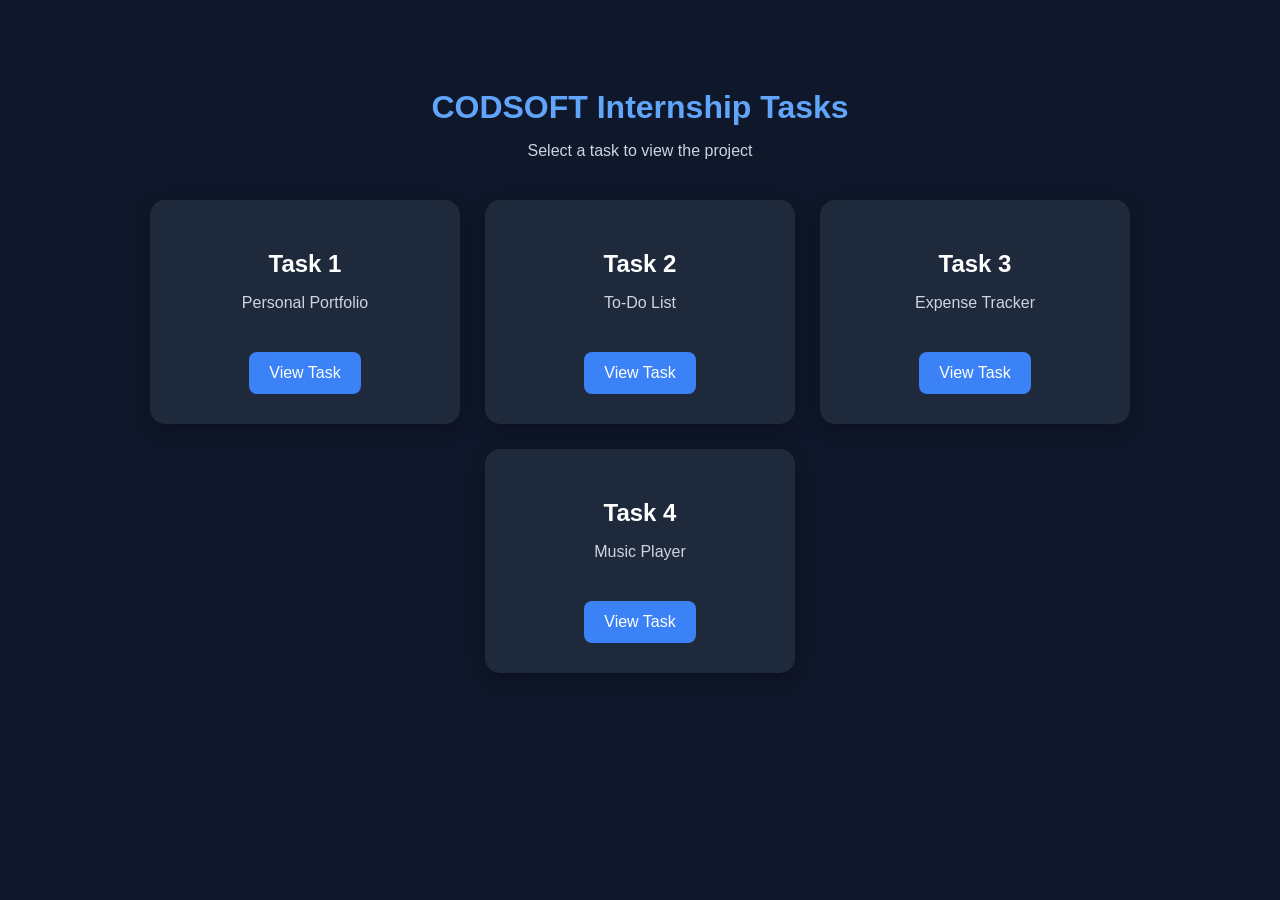
<file: index.html>
<!DOCTYPE html>
<html lang="en">
<head>
    <meta charset="UTF-8">
    <meta name="viewport" content="width=device-width, initial-scale=1.0">
    <title>CodSoft Tasks</title>

    <style>
        body {
            font-family: Arial, sans-serif;
            background: #0f172a;
            color: white;
            text-align: center;
            padding: 60px 20px;
        }

        h1 {
            color: #60a5fa;
            margin-bottom: 10px;
        }

        p {
            color: #cbd5e1;
            margin-bottom: 40px;
        }

        .tasks {
            display: flex;
            justify-content: center;
            gap: 25px;
            flex-wrap: wrap;
        }

        .task {
            background: #1e293b;
            padding: 30px;
            width: 250px;
            border-radius: 15px;
            box-shadow: 0 5px 20px rgba(0,0,0,0.3);
        }

        .task h2 {
            margin-bottom: 15px;
        }

        .task a {
            display: inline-block;
            padding: 12px 20px;
            background: #3b82f6;
            color: white;
            text-decoration: none;
            border-radius: 8px;
        }

        .task a:hover {
            background: #2563eb;
        }
    </style>
</head>

<body>

    <h1>CODSOFT Internship Tasks</h1>
    <p>Select a task to view the project</p>

    <div class="tasks">

        <div class="task">
            <h2>Task 1</h2>
            <p>Personal Portfolio</p>
            <a href="./TASK-1-PORTFOLIO/">View Task</a>
        </div>

        <div class="task">
            <h2>Task 2</h2>
            <p>To-Do List</p>
            <a href="./TASK-2-TODO-LIST/">View Task</a>
        </div>

        <div class="task">
            <h2>Task 3</h2>
            <p>Expense Tracker</p>
            <a href="./TASK-3-EXPENSE-TRACKER/">View Task</a>
        </div>
        
        <div class="task">
            <h2>Task 4</h2>
            <p>Music Player</p>
            <a href="./TASK-4-MUSIC-PLAYER/">View Task</a>
       </div>

    </div>

</body>
</html>
</file>
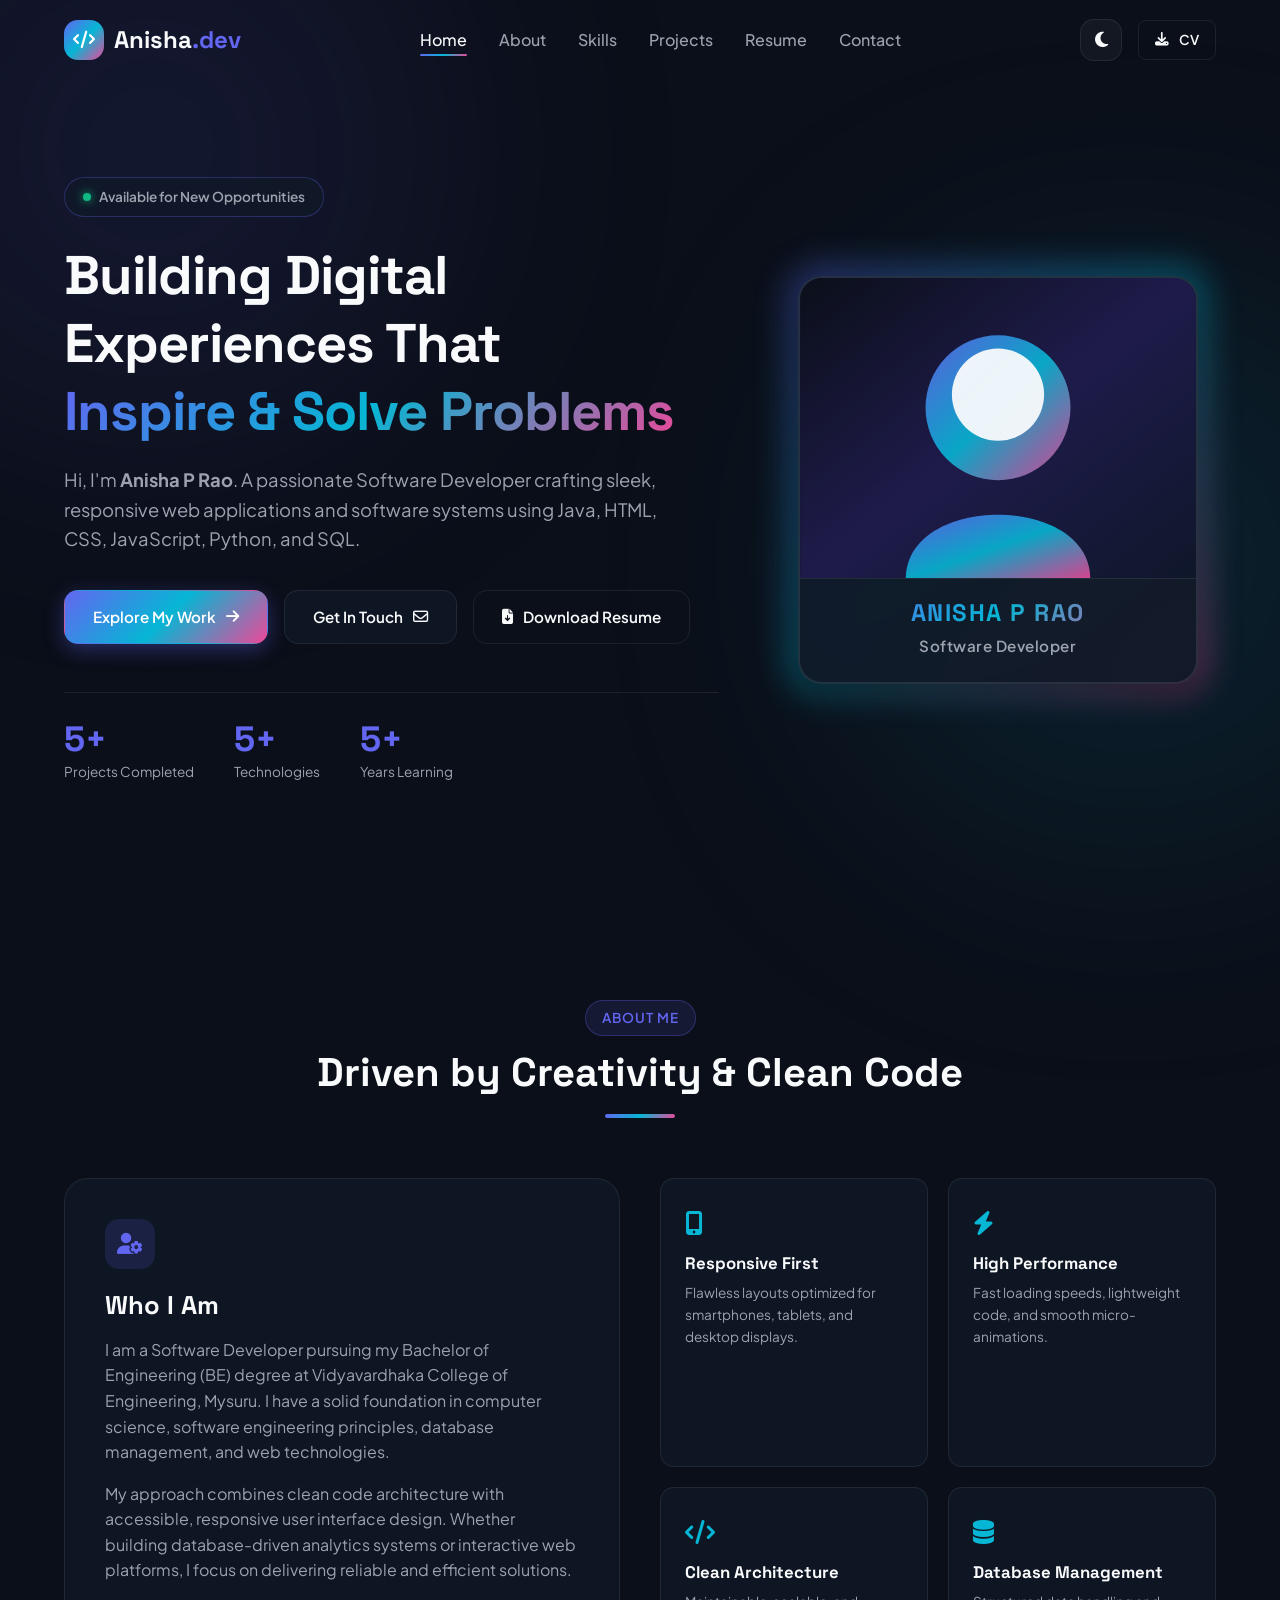
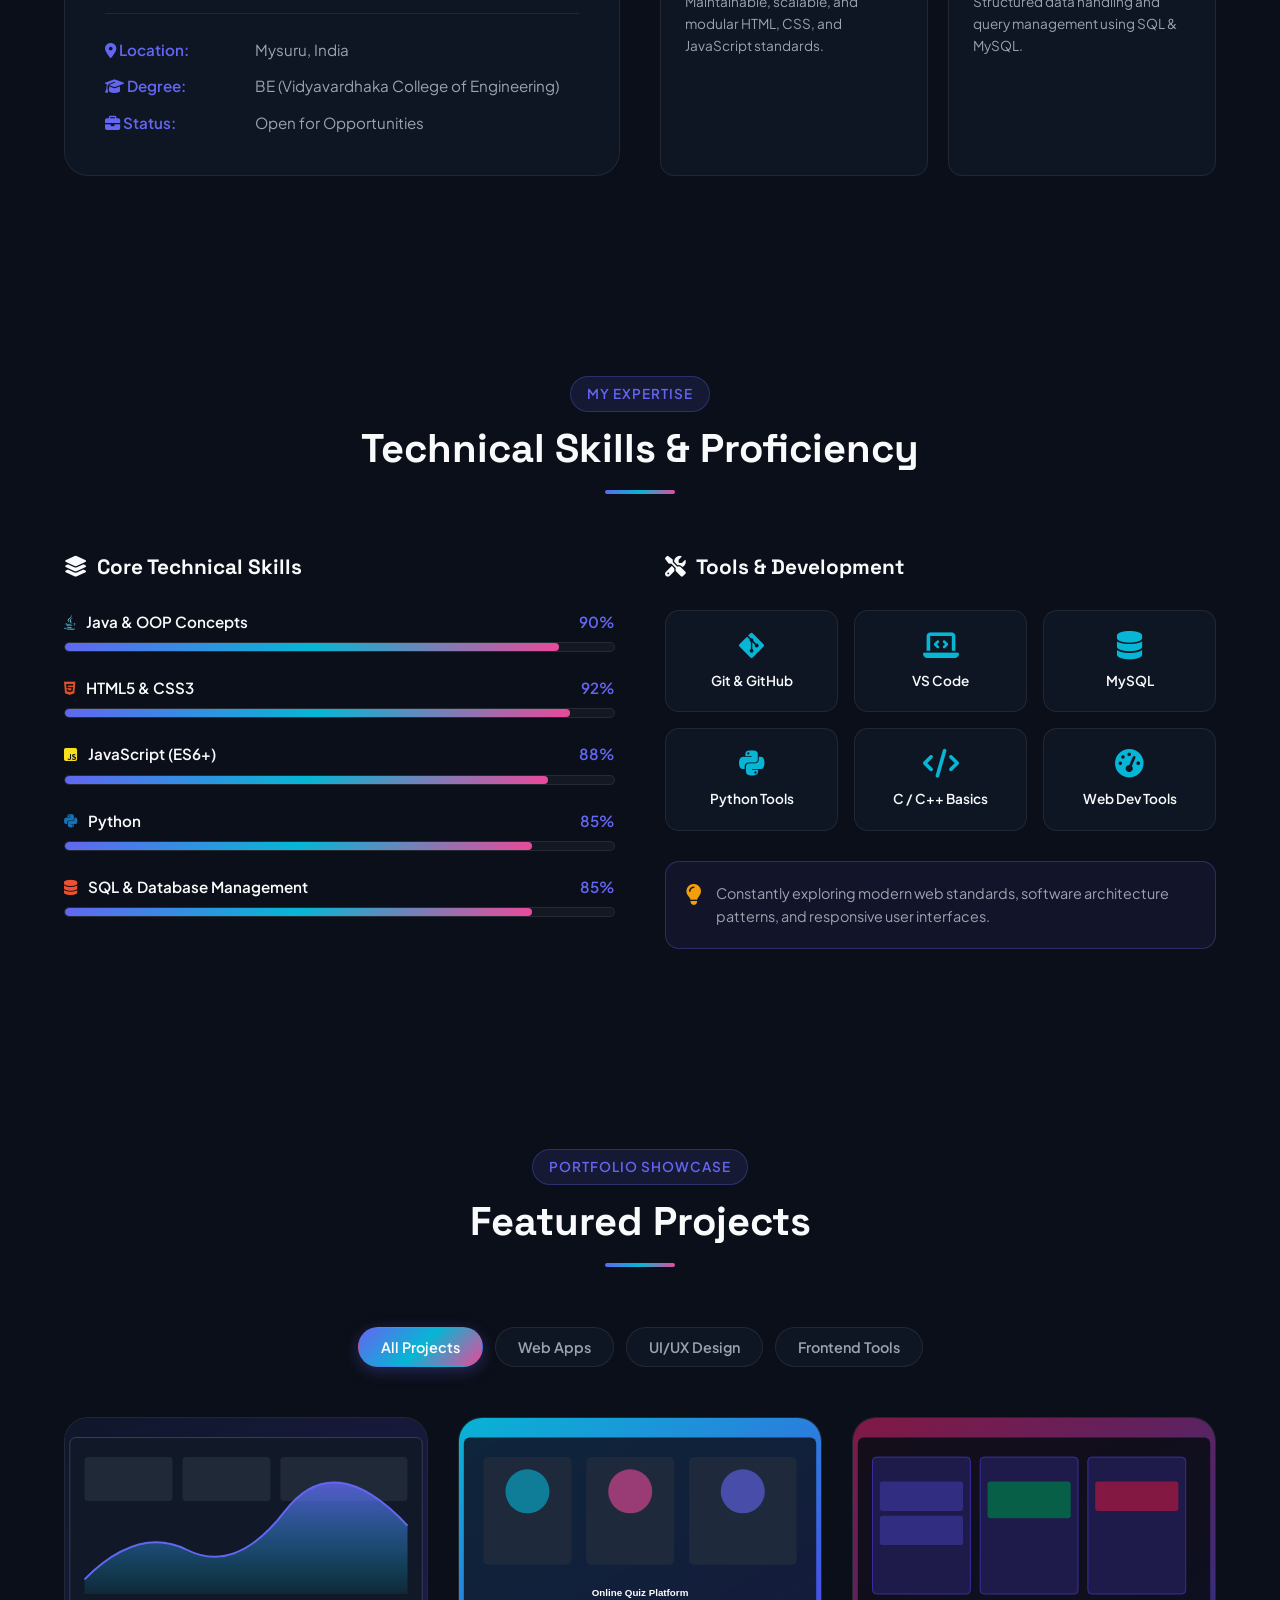
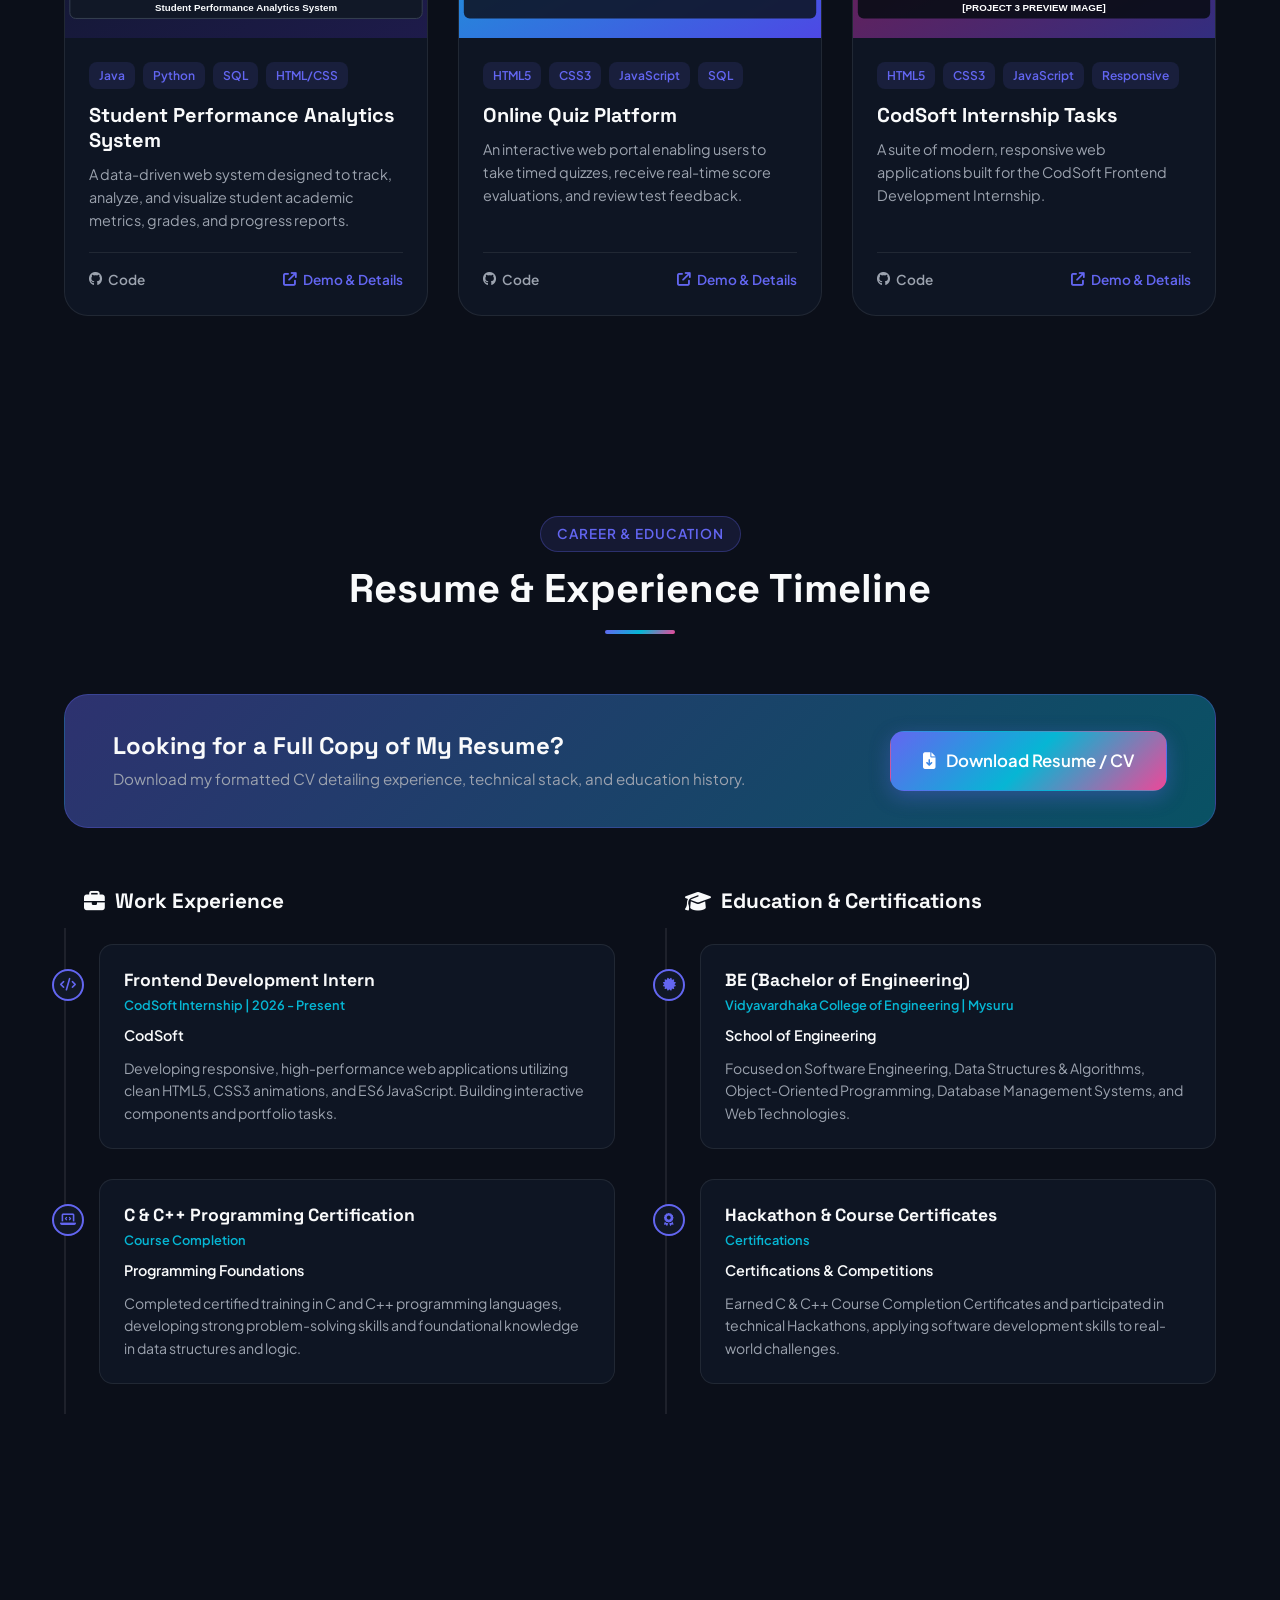
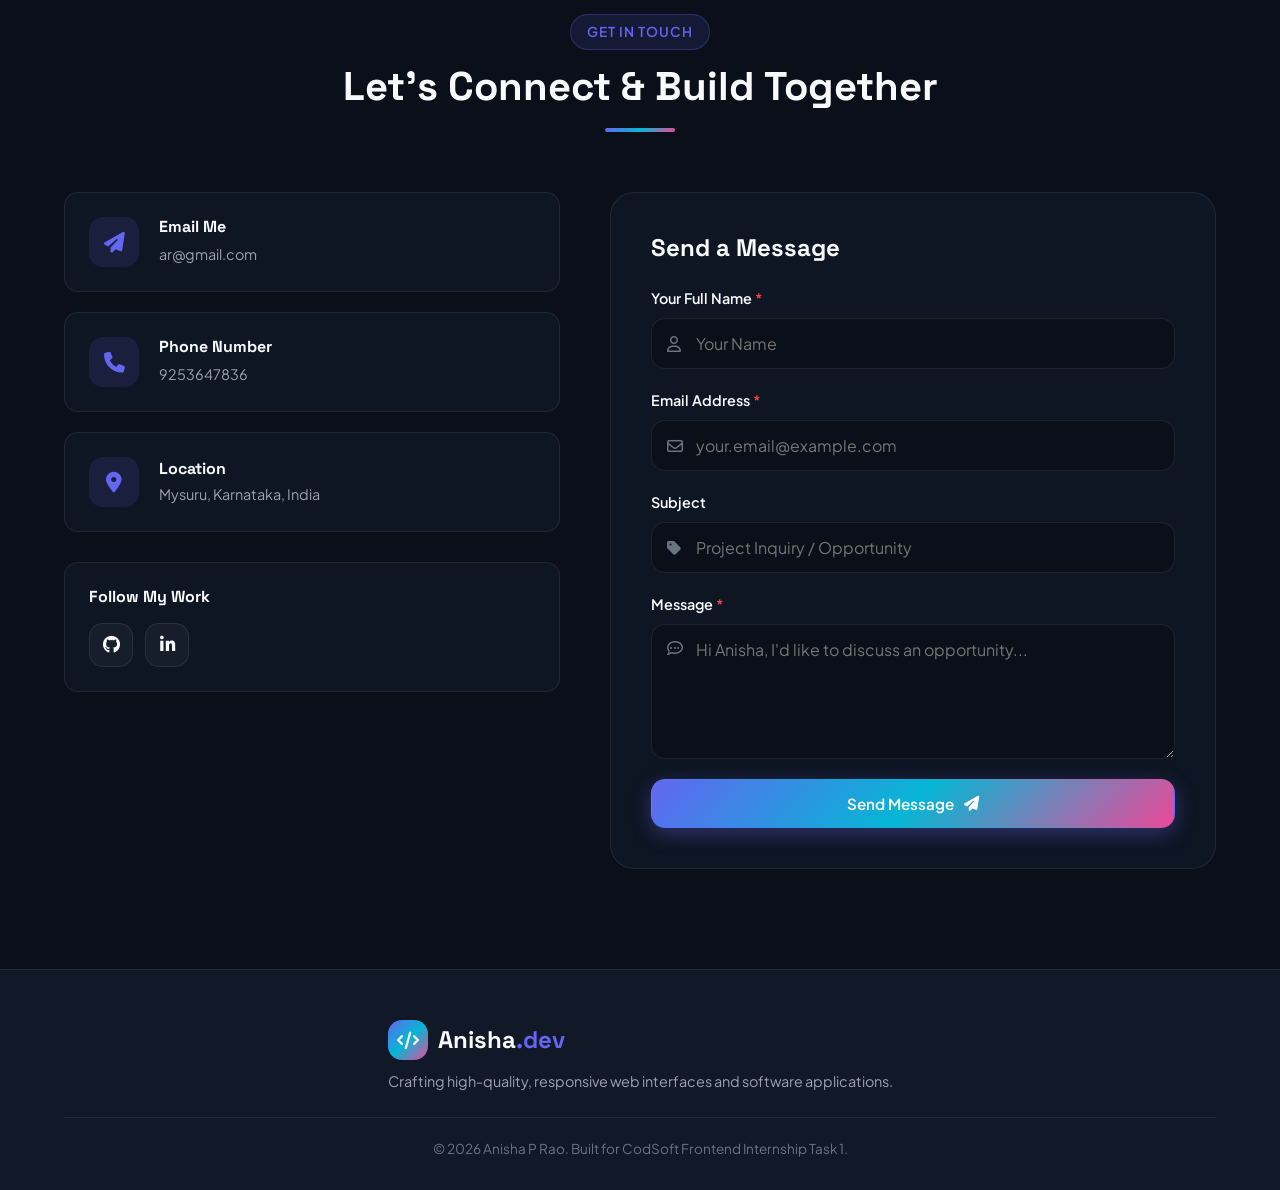
<file: TASK-1-PORTFOLIO/index.html>
<!DOCTYPE html>
<html lang="en" data-theme="dark">
<head>
    <meta charset="UTF-8">
    <meta name="viewport" content="width=device-width, initial-scale=1.0">
    <meta name="description" content="Anisha P Rao - Software Developer Portfolio. Showcasing web applications, interactive interfaces, skills, and projects.">
    <meta name="author" content="Anisha P Rao">
    <title>Anisha P Rao | Software Developer Portfolio</title>
    
    <!-- Google Fonts -->
    <link rel="preconnect" href="https://fonts.googleapis.com">
    <link rel="preconnect" href="https://fonts.gstatic.com" crossorigin>
    <link href="https://fonts.googleapis.com/css2?family=Plus+Jakarta+Sans:wght@300;400;500;600;700;800&family=Space+Grotesk:wght@500;700&display=swap" rel="stylesheet">
    
    <!-- Font Awesome Icons -->
    <link rel="stylesheet" href="https://cdnjs.cloudflare.com/ajax/libs/font-awesome/6.4.0/css/all.min.css">
    
    <!-- Custom CSS -->
    <link rel="stylesheet" href="style.css">
</head>
<body>
    <!-- Background Ambient Glow Layer -->
    <div class="ambient-glow glow-1"></div>
    <div class="ambient-glow glow-2"></div>

    <!-- Navigation Header -->
    <header class="navbar" id="navbar">
        <div class="nav-container">
            <a href="#home" class="nav-logo">
                <span class="logo-icon"><i class="fa-solid fa-code"></i></span>
                <span class="logo-text">Anisha<span class="highlight">.dev</span></span>
            </a>

            <!-- Navigation Links -->
            <nav class="nav-menu" id="nav-menu">
                <ul class="nav-list">
                    <li class="nav-item"><a href="#home" class="nav-link active">Home</a></li>
                    <li class="nav-item"><a href="#about" class="nav-link">About</a></li>
                    <li class="nav-item"><a href="#skills" class="nav-link">Skills</a></li>
                    <li class="nav-item"><a href="#projects" class="nav-link">Projects</a></li>
                    <li class="nav-item"><a href="#resume" class="nav-link">Resume</a></li>
                    <li class="nav-item"><a href="#contact" class="nav-link">Contact</a></li>
                </ul>
            </nav>

            <!-- Nav Controls -->
            <div class="nav-actions">
                <button class="theme-toggle" id="theme-toggle" aria-label="Toggle Theme">
                    <i class="fa-solid fa-moon moon-icon"></i>
                    <i class="fa-solid fa-sun sun-icon"></i>
                </button>
                <a href="assets/Anisha_P_Rao_Resume.pdf" download="Anisha_P_Rao_Resume.pdf" class="btn btn-outline btn-sm nav-cv-btn">
                    <i class="fa-solid fa-download"></i> CV
                </a>
                <button class="mobile-toggle" id="mobile-toggle" aria-label="Toggle Navigation Menu">
                    <span class="bar"></span>
                    <span class="bar"></span>
                    <span class="bar"></span>
                </button>
            </div>
        </div>
    </header>

    <!-- Main Content -->
    <main>
        <!-- Hero Section -->
        <section class="hero-section" id="home">
            <div class="container hero-container">
                <div class="hero-content">
                    <div class="badge-pill">
                        <span class="status-dot"></span> Available for New Opportunities
                    </div>
                    <h1 class="hero-title">
                        Building Digital Experiences That <span class="gradient-text">Inspire & Solve Problems</span>
                    </h1>
                    <p class="hero-subtitle">
                        Hi, I'm <strong class="text-glow">Anisha P Rao</strong>. A passionate Software Developer crafting sleek, responsive web applications and software systems using Java, HTML, CSS, JavaScript, Python, and SQL.
                    </p>
                    
                    <div class="hero-cta-group">
                        <a href="#projects" class="btn btn-primary">
                            <span>Explore My Work</span> <i class="fa-solid fa-arrow-right"></i>
                        </a>
                        <a href="#contact" class="btn btn-glass">
                            <span>Get In Touch</span> <i class="fa-regular fa-envelope"></i>
                        </a>
                        <a href="assets/Anisha_P_Rao_Resume.pdf" download="Anisha_P_Rao_Resume.pdf" class="btn btn-outline" id="hero-download-cv">
                            <i class="fa-solid fa-file-arrow-down"></i> <span>Download Resume</span>
                        </a>
                    </div>

                    <!-- Quick Stats Grid -->
                    <div class="hero-stats">
                        <div class="stat-card">
                            <h3 class="stat-number" data-target="0">[NUMBER]</h3>
                            <p class="stat-label">Projects Completed</p>
                        </div>
                        <div class="stat-card">
                            <h3 class="stat-number" data-target="0">[NUMBER]</h3>
                            <p class="stat-label">Technologies</p>
                        </div>
                        <div class="stat-card">
                            <h3 class="stat-number" data-target="0">[NUMBER]</h3>
                            <p class="stat-label">Years Learning</p>
                        </div>
                    </div>
                </div>

                <div class="hero-visual">
                    <div class="image-wrapper">
                        <div class="image-border-glow"></div>
                        <div class="profile-card">
                            <div class="profile-avatar-box">
                                <img src="assets/hero_avatar.svg" alt="Anisha P Rao" class="hero-avatar">
                            </div>
                            <div class="profile-card-info">
                                <h2 class="profile-name">ANISHA P RAO</h2>
                                <p class="profile-title">Software Developer</p>
                            </div>
                        </div>
                    </div>
                </div>
            </div>
        </section>

        <!-- About Section -->
        <section class="about-section section-padding" id="about">
            <div class="container">
                <div class="section-header center">
                    <span class="section-tag">About Me</span>
                    <h2 class="section-title">Driven by Creativity & Clean Code</h2>
                    <div class="title-underline"></div>
                </div>

                <div class="about-grid">
                    <div class="about-card main-bio">
                        <div class="card-icon"><i class="fa-solid fa-user-gear"></i></div>
                        <h3>Who I Am</h3>
                        <p>
                            I am a Software Developer pursuing my Bachelor of Engineering (BE) degree at Vidyavardhaka College of Engineering, Mysuru. I have a solid foundation in computer science, software engineering principles, database management, and web technologies.
                        </p>
                        <p>
                            My approach combines clean code architecture with accessible, responsive user interface design. Whether building database-driven analytics systems or interactive web platforms, I focus on delivering reliable and efficient solutions.
                        </p>

                        <div class="bio-details">
                            <div class="detail-item">
                                <span class="detail-label"><i class="fa-solid fa-location-dot"></i> Location:</span>
                                <span class="detail-value">Mysuru, India</span>
                            </div>
                            <div class="detail-item">
                                <span class="detail-label"><i class="fa-solid fa-graduation-cap"></i> Degree:</span>
                                <span class="detail-value">BE (Vidyavardhaka College of Engineering)</span>
                            </div>
                            <div class="detail-item">
                                <span class="detail-label"><i class="fa-solid fa-briefcase"></i> Status:</span>
                                <span class="detail-value">Open for Opportunities</span>
                            </div>
                        </div>
                    </div>

                    <div class="about-features-grid">
                        <div class="feature-card">
                            <div class="feature-icon"><i class="fa-solid fa-mobile-screen-button"></i></div>
                            <h4>Responsive First</h4>
                            <p>Flawless layouts optimized for smartphones, tablets, and desktop displays.</p>
                        </div>
                        <div class="feature-card">
                            <div class="feature-icon"><i class="fa-solid fa-bolt"></i></div>
                            <h4>High Performance</h4>
                            <p>Fast loading speeds, lightweight code, and smooth micro-animations.</p>
                        </div>
                        <div class="feature-card">
                            <div class="feature-icon"><i class="fa-solid fa-code"></i></div>
                            <h4>Clean Architecture</h4>
                            <p>Maintainable, scalable, and modular HTML, CSS, and JavaScript standards.</p>
                        </div>
                        <div class="feature-card">
                            <div class="feature-icon"><i class="fa-solid fa-database"></i></div>
                            <h4>Database Management</h4>
                            <p>Structured data handling and query management using SQL & MySQL.</p>
                        </div>
                    </div>
                </div>
            </div>
        </section>

        <!-- Skills Section -->
        <section class="skills-section section-padding" id="skills">
            <div class="container">
                <div class="section-header center">
                    <span class="section-tag">My Expertise</span>
                    <h2 class="section-title">Technical Skills & Proficiency</h2>
                    <div class="title-underline"></div>
                </div>

                <div class="skills-container">
                    <!-- Progress Bar Skills -->
                    <div class="skills-column">
                        <h3 class="column-title"><i class="fa-solid fa-layer-group"></i> Core Technical Skills</h3>
                        
                        <div class="skill-progress-item">
                            <div class="skill-info">
                                <span><i class="fa-brands fa-java skill-icon react-color"></i> Java & OOP Concepts</span>
                                <span class="skill-percentage">90%</span>
                            </div>
                            <div class="progress-bar-bg">
                                <div class="progress-bar-fill" data-progress="90%"></div>
                            </div>
                        </div>

                        <div class="skill-progress-item">
                            <div class="skill-info">
                                <span><i class="fa-brands fa-html5 skill-icon html-color"></i> HTML5 & CSS3</span>
                                <span class="skill-percentage">92%</span>
                            </div>
                            <div class="progress-bar-bg">
                                <div class="progress-bar-fill" data-progress="92%"></div>
                            </div>
                        </div>

                        <div class="skill-progress-item">
                            <div class="skill-info">
                                <span><i class="fa-brands fa-square-js skill-icon js-color"></i> JavaScript (ES6+)</span>
                                <span class="skill-percentage">88%</span>
                            </div>
                            <div class="progress-bar-bg">
                                <div class="progress-bar-fill" data-progress="88%"></div>
                            </div>
                        </div>

                        <div class="skill-progress-item">
                            <div class="skill-info">
                                <span><i class="fa-brands fa-python skill-icon css-color"></i> Python</span>
                                <span class="skill-percentage">85%</span>
                            </div>
                            <div class="progress-bar-bg">
                                <div class="progress-bar-fill" data-progress="85%"></div>
                            </div>
                        </div>

                        <div class="skill-progress-item">
                            <div class="skill-info">
                                <span><i class="fa-solid fa-database skill-icon git-color"></i> SQL & Database Management</span>
                                <span class="skill-percentage">85%</span>
                            </div>
                            <div class="progress-bar-bg">
                                <div class="progress-bar-fill" data-progress="85%"></div>
                            </div>
                        </div>
                    </div>

                    <!-- Tools & Workflow Grid -->
                    <div class="skills-column">
                        <h3 class="column-title"><i class="fa-solid fa-screwdriver-wrench"></i> Tools & Development</h3>
                        
                        <div class="tools-grid">
                            <div class="tool-card">
                                <i class="fa-brands fa-git-alt tool-icon"></i>
                                <span>Git & GitHub</span>
                            </div>
                            <div class="tool-card">
                                <i class="fa-solid fa-laptop-code tool-icon"></i>
                                <span>VS Code</span>
                            </div>
                            <div class="tool-card">
                                <i class="fa-solid fa-database tool-icon"></i>
                                <span>MySQL</span>
                            </div>
                            <div class="tool-card">
                                <i class="fa-brands fa-python tool-icon"></i>
                                <span>Python Tools</span>
                            </div>
                            <div class="tool-card">
                                <i class="fa-solid fa-code tool-icon"></i>
                                <span>C / C++ Basics</span>
                            </div>
                            <div class="tool-card">
                                <i class="fa-solid fa-gauge-high tool-icon"></i>
                                <span>Web Dev Tools</span>
                            </div>
                        </div>

                        <div class="skills-summary-box">
                            <i class="fa-solid fa-lightbulb"></i>
                            <p>Constantly exploring modern web standards, software architecture patterns, and responsive user interfaces.</p>
                        </div>
                    </div>
                </div>
            </div>
        </section>

        <!-- Projects Section -->
        <section class="projects-section section-padding" id="projects">
            <div class="container">
                <div class="section-header center">
                    <span class="section-tag">Portfolio Showcase</span>
                    <h2 class="section-title">Featured Projects</h2>
                    <div class="title-underline"></div>
                </div>

                <!-- Category Filter Buttons -->
                <div class="filter-controls">
                    <button class="filter-btn active" data-filter="all">All Projects</button>
                    <button class="filter-btn" data-filter="webapp">Web Apps</button>
                    <button class="filter-btn" data-filter="uiux">UI/UX Design</button>
                    <button class="filter-btn" data-filter="frontend">Frontend Tools</button>
                </div>

                <!-- Projects Cards Grid -->
                <div class="projects-grid">
                    <!-- Project Card 1 -->
                    <article class="project-card" data-category="webapp">
                        <div class="project-image-box">
                            <img src="assets/project_1.svg" alt="Student Performance Analytics System" class="project-img">
                            <div class="project-overlay">
                                <button class="btn btn-light btn-sm view-details-btn" data-project="1">
                                    <i class="fa-solid fa-eye"></i> Quick View
                                </button>
                            </div>
                        </div>
                        <div class="project-content">
                            <div class="project-tags">
                                <span class="tag">Java</span>
                                <span class="tag">Python</span>
                                <span class="tag">SQL</span>
                                <span class="tag">HTML/CSS</span>
                            </div>
                            <h3 class="project-title">Student Performance Analytics System</h3>
                            <p class="project-description">
                                A data-driven web system designed to track, analyze, and visualize student academic metrics, grades, and progress reports.
                            </p>
                            <div class="project-links">
                                <a href="https://github.com/AnishaPRao" target="_blank" rel="noopener noreferrer" class="project-link" aria-label="GitHub Repository">
                                    <i class="fa-brands fa-github"></i> Code
                                </a>
                                <a href="#projects" class="project-link demo-link view-details-btn" data-project="1" aria-label="Live Demo Details">
                                    <i class="fa-solid fa-arrow-up-right-from-square"></i> Demo & Details
                                </a>
                            </div>
                        </div>
                    </article>

                    <!-- Project Card 2 -->
                    <article class="project-card" data-category="uiux">
                        <div class="project-image-box">
                            <img src="assets/project_2.svg" alt="Online Quiz Platform" class="project-img">
                            <div class="project-overlay">
                                <button class="btn btn-light btn-sm view-details-btn" data-project="2">
                                    <i class="fa-solid fa-eye"></i> Quick View
                                </button>
                            </div>
                        </div>
                        <div class="project-content">
                            <div class="project-tags">
                                <span class="tag">HTML5</span>
                                <span class="tag">CSS3</span>
                                <span class="tag">JavaScript</span>
                                <span class="tag">SQL</span>
                            </div>
                            <h3 class="project-title">Online Quiz Platform</h3>
                            <p class="project-description">
                                An interactive web portal enabling users to take timed quizzes, receive real-time score evaluations, and review test feedback.
                            </p>
                            <div class="project-links">
                                <a href="https://github.com/AnishaPRao" target="_blank" rel="noopener noreferrer" class="project-link" aria-label="GitHub Repository">
                                    <i class="fa-brands fa-github"></i> Code
                                </a>
                                <a href="#projects" class="project-link demo-link view-details-btn" data-project="2" aria-label="Live Demo Details">
                                    <i class="fa-solid fa-arrow-up-right-from-square"></i> Demo & Details
                                </a>
                            </div>
                        </div>
                    </article>

                    <!-- Project Card 3 -->
                    <article class="project-card" data-category="frontend">
                        <div class="project-image-box">
                            <img src="assets/project_3.svg" alt="CodSoft Internship Web Projects" class="project-img">
                            <div class="project-overlay">
                                <button class="btn btn-light btn-sm view-details-btn" data-project="3">
                                    <i class="fa-solid fa-eye"></i> Quick View
                                </button>
                            </div>
                        </div>
                        <div class="project-content">
                            <div class="project-tags">
                                <span class="tag">HTML5</span>
                                <span class="tag">CSS3</span>
                                <span class="tag">JavaScript</span>
                                <span class="tag">Responsive</span>
                            </div>
                            <h3 class="project-title">CodSoft Internship Tasks</h3>
                            <p class="project-description">
                                A suite of modern, responsive web applications built for the CodSoft Frontend Development Internship.
                            </p>
                            <div class="project-links">
                                <a href="https://github.com/AnishaPRao" target="_blank" rel="noopener noreferrer" class="project-link" aria-label="GitHub Repository">
                                    <i class="fa-brands fa-github"></i> Code
                                </a>
                                <a href="#projects" class="project-link demo-link view-details-btn" data-project="3" aria-label="Live Demo Details">
                                    <i class="fa-solid fa-arrow-up-right-from-square"></i> Demo & Details
                                </a>
                            </div>
                        </div>
                    </article>
                </div>
            </div>
        </section>

        <!-- Resume Section -->
        <section class="resume-section section-padding" id="resume">
            <div class="container">
                <div class="section-header center">
                    <span class="section-tag">Career & Education</span>
                    <h2 class="section-title">Resume & Experience Timeline</h2>
                    <div class="title-underline"></div>
                </div>

                <div class="resume-download-banner">
                    <div class="banner-info">
                        <h3>Looking for a Full Copy of My Resume?</h3>
                        <p>Download my formatted CV detailing experience, technical stack, and education history.</p>
                    </div>
                    <a href="assets/Anisha_P_Rao_Resume.pdf" download="Anisha_P_Rao_Resume.pdf" class="btn btn-primary btn-lg" id="resume-section-download">
                        <i class="fa-solid fa-file-arrow-down"></i> Download Resume / CV
                    </a>
                </div>

                <div class="timeline-container">
                    <!-- Experience Timeline -->
                    <div class="timeline-column">
                        <h3 class="timeline-heading"><i class="fa-solid fa-briefcase"></i> Work Experience</h3>
                        
                        <div class="timeline-card">
                            <div class="timeline-badge"><i class="fa-solid fa-code"></i></div>
                            <div class="timeline-header">
                                <h4>Frontend Development Intern</h4>
                                <span class="timeline-date">CodSoft Internship | 2026 - Present</span>
                            </div>
                            <p class="timeline-company">CodSoft</p>
                            <p class="timeline-body">
                                Developing responsive, high-performance web applications utilizing clean HTML5, CSS3 animations, and ES6 JavaScript. Building interactive components and portfolio tasks.
                            </p>
                        </div>

                        <div class="timeline-card">
                            <div class="timeline-badge"><i class="fa-solid fa-laptop-code"></i></div>
                            <div class="timeline-header">
                                <h4>C & C++ Programming Certification</h4>
                                <span class="timeline-date">Course Completion</span>
                            </div>
                            <p class="timeline-company">Programming Foundations</p>
                            <p class="timeline-body">
                                Completed certified training in C and C++ programming languages, developing strong problem-solving skills and foundational knowledge in data structures and logic.
                            </p>
                        </div>
                    </div>

                    <!-- Education Timeline -->
                    <div class="timeline-column">
                        <h3 class="timeline-heading"><i class="fa-solid fa-graduation-cap"></i> Education & Certifications</h3>
                        
                        <div class="timeline-card">
                            <div class="timeline-badge"><i class="fa-solid fa-certificate"></i></div>
                            <div class="timeline-header">
                                <h4>BE (Bachelor of Engineering)</h4>
                                <span class="timeline-date">Vidyavardhaka College of Engineering | Mysuru</span>
                            </div>
                            <p class="timeline-company">School of Engineering</p>
                            <p class="timeline-body">
                                Focused on Software Engineering, Data Structures & Algorithms, Object-Oriented Programming, Database Management Systems, and Web Technologies.
                            </p>
                        </div>

                        <div class="timeline-card">
                            <div class="timeline-badge"><i class="fa-solid fa-award"></i></div>
                            <div class="timeline-header">
                                <h4>Hackathon & Course Certificates</h4>
                                <span class="timeline-date">Certifications</span>
                            </div>
                            <p class="timeline-company">Certifications & Competitions</p>
                            <p class="timeline-body">
                                Earned C & C++ Course Completion Certificates and participated in technical Hackathons, applying software development skills to real-world challenges.
                            </p>
                        </div>
                    </div>
                </div>
            </div>
        </section>

        <!-- Contact Section -->
        <section class="contact-section section-padding" id="contact">
            <div class="container">
                <div class="section-header center">
                    <span class="section-tag">Get In Touch</span>
                    <h2 class="section-title">Let's Connect & Build Together</h2>
                    <div class="title-underline"></div>
                </div>

                <div class="contact-grid">
                    <!-- Contact Info Cards -->
                    <div class="contact-info-col">
                        <div class="info-card">
                            <div class="info-icon"><i class="fa-solid fa-paper-plane"></i></div>
                            <div class="info-text">
                                <h4>Email Me</h4>
                                <a href="mailto:ar@gmail.com">ar@gmail.com</a>
                            </div>
                        </div>

                        <div class="info-card">
                            <div class="info-icon"><i class="fa-solid fa-phone"></i></div>
                            <div class="info-text">
                                <h4>Phone Number</h4>
                                <a href="tel:9253647836">9253647836</a>
                            </div>
                        </div>

                        <div class="info-card">
                            <div class="info-icon"><i class="fa-solid fa-location-dot"></i></div>
                            <div class="info-text">
                                <h4>Location</h4>
                                <p>Mysuru, Karnataka, India</p>
                            </div>
                        </div>

                        <!-- Social Media Links -->
                        <div class="social-links-box">
                            <h4>Follow My Work</h4>
                            <div class="social-icons">
                                <a href="https://github.com/AnishaPRao" target="_blank" rel="noopener" class="social-btn" aria-label="GitHub"><i class="fa-brands fa-github"></i></a>
                                <a href="https://www.linkedin.com/in/anisha-p-rao-192581333?utm_source=share_via&utm_content=profile&utm_medium=member_android" target="_blank" rel="noopener" class="social-btn" aria-label="LinkedIn"><i class="fa-brands fa-linkedin-in"></i></a>
                            </div>
                        </div>
                    </div>

                    <!-- Contact Form with Validation -->
                    <div class="contact-form-col">
                        <form class="contact-form" id="contact-form" novalidate>
                            <h3 class="form-title">Send a Message</h3>
                            
                            <div class="form-group">
                                <label for="user-name">Your Full Name <span class="required">*</span></label>
                                <div class="input-wrapper">
                                    <i class="fa-regular fa-user input-icon"></i>
                                    <input type="text" id="user-name" name="name" placeholder="Your Name" required>
                                </div>
                                <span class="error-msg" id="name-error">Please enter your full name (minimum 2 characters).</span>
                            </div>

                            <div class="form-group">
                                <label for="user-email">Email Address <span class="required">*</span></label>
                                <div class="input-wrapper">
                                    <i class="fa-regular fa-envelope input-icon"></i>
                                    <input type="email" id="user-email" name="email" placeholder="your.email@example.com" required>
                                </div>
                                <span class="error-msg" id="email-error">Please enter a valid email address.</span>
                            </div>

                            <div class="form-group">
                                <label for="user-subject">Subject</label>
                                <div class="input-wrapper">
                                    <i class="fa-solid fa-tag input-icon"></i>
                                    <input type="text" id="user-subject" name="subject" placeholder="Project Inquiry / Opportunity">
                                </div>
                            </div>

                            <div class="form-group">
                                <label for="user-message">Message <span class="required">*</span></label>
                                <div class="input-wrapper">
                                    <i class="fa-regular fa-comment-dots input-icon textarea-icon"></i>
                                    <textarea id="user-message" name="message" rows="5" placeholder="Hi Anisha, I'd like to discuss an opportunity..." required></textarea>
                                </div>
                                <span class="error-msg" id="message-error">Please enter a message (minimum 10 characters).</span>
                            </div>

                            <button type="submit" class="btn btn-primary btn-block" id="submit-btn">
                                <span>Send Message</span> <i class="fa-solid fa-paper-plane"></i>
                            </button>
                        </form>
                    </div>
                </div>
            </div>
        </section>
    </main>

    <!-- Footer -->
    <footer class="footer">
        <div class="container footer-container">
            <div class="footer-brand">
                <a href="#home" class="nav-logo">
                    <span class="logo-icon"><i class="fa-solid fa-code"></i></span>
                    <span class="logo-text">Anisha<span class="highlight">.dev</span></span>
                </a>
                <p>Crafting high-quality, responsive web interfaces and software applications.</p>
            </div>

            <div class="footer-copy">
                <p>&copy; 2026 Anisha P Rao. Built for CodSoft Frontend Internship Task 1.</p>
            </div>
        </div>
    </footer>

    <!-- Back to Top Button -->
    <button class="back-to-top" id="back-to-top" aria-label="Back to Top">
        <i class="fa-solid fa-chevron-up"></i>
    </button>

    <!-- Interactive Project Modal -->
    <div class="modal-backdrop" id="project-modal" aria-hidden="true">
        <div class="modal-dialog">
            <button class="modal-close" id="modal-close" aria-label="Close Modal">&times;</button>
            <div class="modal-body" id="modal-body">
                <!-- Injected via JavaScript -->
            </div>
        </div>
    </div>

    <!-- Notification Toast Container -->
    <div class="toast-container" id="toast-container"></div>

    <!-- Custom JavaScript -->
    <script src="script.js"></script>
</body>
</html>
</file>
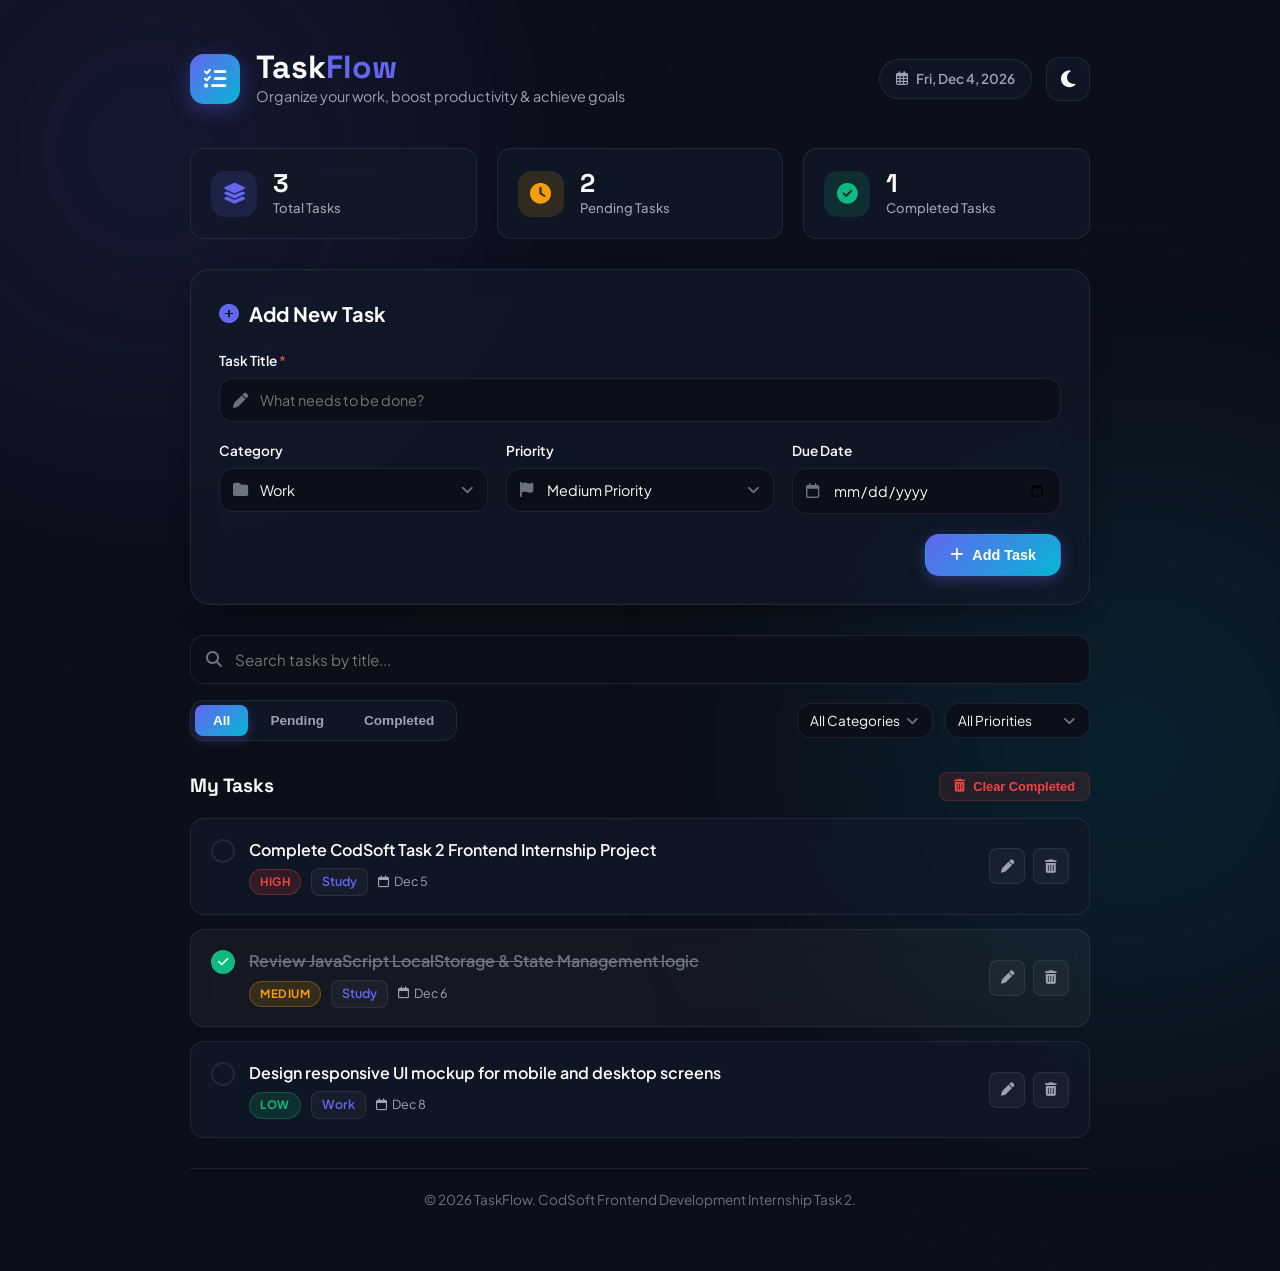
<file: TASK-2-TODO-LIST/index.html>
<!DOCTYPE html>
<html lang="en" data-theme="dark">
<head>
    <meta charset="UTF-8">
    <meta name="viewport" content="width=device-width, initial-scale=1.0">
    <meta name="description" content="TaskFlow - Modern, Responsive To-Do List Application built for CodSoft Internship Task 2.">
    <title>TaskFlow | To-Do List Application</title>
    
    <!-- Google Fonts -->
    <link rel="preconnect" href="https://fonts.googleapis.com">
    <link rel="preconnect" href="https://fonts.gstatic.com" crossorigin>
    <link href="https://fonts.googleapis.com/css2?family=Plus+Jakarta+Sans:wght@300;400;500;600;700;800&family=Space+Grotesk:wght@500;700&display=swap" rel="stylesheet">
    
    <!-- Font Awesome Icons -->
    <link rel="stylesheet" href="https://cdnjs.cloudflare.com/ajax/libs/font-awesome/6.4.0/css/all.min.css">
    
    <!-- Custom CSS -->
    <link rel="stylesheet" href="style.css">
</head>
<body>
    <!-- Background Ambient Glow Layer -->
    <div class="ambient-glow glow-1"></div>
    <div class="ambient-glow glow-2"></div>

    <div class="app-container">
        <!-- Application Header -->
        <header class="app-header">
            <div class="header-brand">
                <div class="logo-icon"><i class="fa-solid fa-list-check"></i></div>
                <div>
                    <h1 class="app-title">Task<span class="highlight">Flow</span></h1>
                    <p class="app-subtitle">Organize your work, boost productivity & achieve goals</p>
                </div>
            </div>

            <div class="header-actions">
                <div class="date-badge" id="current-date-badge">
                    <i class="fa-regular fa-calendar-days"></i> <span id="current-date">Today</span>
                </div>
                <button class="theme-toggle" id="theme-toggle" aria-label="Toggle Theme">
                    <i class="fa-solid fa-moon moon-icon"></i>
                    <i class="fa-solid fa-sun sun-icon"></i>
                </button>
            </div>
        </header>

        <!-- Summary Statistics Cards -->
        <section class="stats-section" aria-label="Task Summary Statistics">
            <div class="stat-card stat-total">
                <div class="stat-icon-box"><i class="fa-solid fa-layer-group"></i></div>
                <div class="stat-info">
                    <h3 class="stat-value" id="stat-total">0</h3>
                    <p class="stat-label">Total Tasks</p>
                </div>
            </div>

            <div class="stat-card stat-pending">
                <div class="stat-icon-box"><i class="fa-solid fa-clock"></i></div>
                <div class="stat-info">
                    <h3 class="stat-value" id="stat-pending">0</h3>
                    <p class="stat-label">Pending Tasks</p>
                </div>
            </div>

            <div class="stat-card stat-completed">
                <div class="stat-icon-box"><i class="fa-solid fa-circle-check"></i></div>
                <div class="stat-info">
                    <h3 class="stat-value" id="stat-completed">0</h3>
                    <p class="stat-label">Completed Tasks</p>
                </div>
            </div>
        </section>

        <!-- Task Form Card (Add New Task) -->
        <section class="card form-card">
            <div class="card-header">
                <h2><i class="fa-solid fa-plus-circle"></i> Add New Task</h2>
            </div>
            
            <form id="add-task-form" novalidate>
                <div class="form-grid">
                    <!-- Task Title Input -->
                    <div class="form-group full-width">
                        <label for="task-title">Task Title <span class="required">*</span></label>
                        <div class="input-wrapper">
                            <i class="fa-solid fa-pen input-icon"></i>
                            <input type="text" id="task-title" placeholder="What needs to be done?" required autocomplete="off">
                        </div>
                        <span class="error-msg" id="title-error">Task title cannot be empty!</span>
                    </div>

                    <!-- Category Selector -->
                    <div class="form-group">
                        <label for="task-category">Category</label>
                        <div class="select-wrapper">
                            <i class="fa-solid fa-folder input-icon"></i>
                            <select id="task-category">
                                <option value="Work">Work</option>
                                <option value="Personal">Personal</option>
                                <option value="Study">Study</option>
                                <option value="Health">Health</option>
                                <option value="Finance">Finance</option>
                                <option value="Other">Other</option>
                            </select>
                        </div>
                    </div>

                    <!-- Priority Selector -->
                    <div class="form-group">
                        <label for="task-priority">Priority</label>
                        <div class="select-wrapper">
                            <i class="fa-solid fa-flag input-icon"></i>
                            <select id="task-priority">
                                <option value="Medium">Medium Priority</option>
                                <option value="High">High Priority</option>
                                <option value="Low">Low Priority</option>
                            </select>
                        </div>
                    </div>

                    <!-- Due Date Picker -->
                    <div class="form-group">
                        <label for="task-due-date">Due Date</label>
                        <div class="input-wrapper">
                            <i class="fa-regular fa-calendar input-icon"></i>
                            <input type="date" id="task-due-date">
                        </div>
                    </div>
                </div>

                <div class="form-footer">
                    <button type="submit" class="btn btn-primary" id="add-task-btn">
                        <i class="fa-solid fa-plus"></i> <span>Add Task</span>
                    </button>
                </div>
            </form>
        </section>

        <!-- Controls Bar: Search & Filters -->
        <section class="controls-section">
            <!-- Search Bar -->
            <div class="search-box">
                <i class="fa-solid fa-magnifying-glass search-icon"></i>
                <input type="text" id="search-input" placeholder="Search tasks by title..." aria-label="Search Tasks">
                <button type="button" class="clear-search-btn" id="clear-search" aria-label="Clear Search">&times;</button>
            </div>

            <!-- Filter Controls -->
            <div class="filter-group">
                <!-- Status Filter Tabs -->
                <div class="status-tabs" role="tablist">
                    <button class="tab-btn active" data-filter-status="all" role="tab">All</button>
                    <button class="tab-btn" data-filter-status="pending" role="tab">Pending</button>
                    <button class="tab-btn" data-filter-status="completed" role="tab">Completed</button>
                </div>

                <!-- Secondary Filters Dropdowns -->
                <div class="dropdown-filters">
                    <div class="select-wrapper select-sm">
                        <select id="filter-category" aria-label="Filter by Category">
                            <option value="all">All Categories</option>
                            <option value="Work">Work</option>
                            <option value="Personal">Personal</option>
                            <option value="Study">Study</option>
                            <option value="Health">Health</option>
                            <option value="Finance">Finance</option>
                            <option value="Other">Other</option>
                        </select>
                    </div>

                    <div class="select-wrapper select-sm">
                        <select id="filter-priority" aria-label="Filter by Priority">
                            <option value="all">All Priorities</option>
                            <option value="High">High Priority</option>
                            <option value="Medium">Medium Priority</option>
                            <option value="Low">Low Priority</option>
                        </select>
                    </div>
                </div>
            </div>
        </section>

        <!-- Task List Section -->
        <section class="task-list-section">
            <div class="list-header">
                <h3 class="list-title" id="list-heading">My Tasks</h3>
                <button class="btn btn-danger btn-sm" id="clear-completed-btn">
                    <i class="fa-solid fa-trash-can"></i> Clear Completed
                </button>
            </div>

            <!-- Dynamic Task List Container -->
            <ul class="task-list" id="task-list">
                <!-- Injected via JavaScript -->
            </ul>

            <!-- Empty State Container -->
            <div class="empty-state hidden" id="empty-state">
                <div class="empty-icon"><i class="fa-solid fa-clipboard-check"></i></div>
                <h3 id="empty-title">No tasks found</h3>
                <p id="empty-description">Create a new task above to get started!</p>
            </div>
        </section>

        <!-- Application Footer -->
        <footer class="app-footer">
            <p>&copy; 2026 TaskFlow. CodSoft Frontend Development Internship Task 2.</p>
        </footer>
    </div>

    <!-- Edit Task Modal Dialog -->
    <div class="modal-backdrop" id="edit-modal" aria-hidden="true">
        <div class="modal-dialog">
            <div class="modal-header">
                <h3><i class="fa-solid fa-pen-to-square"></i> Edit Task</h3>
                <button type="button" class="modal-close" id="edit-modal-close" aria-label="Close Modal">&times;</button>
            </div>
            <form id="edit-task-form" novalidate>
                <input type="hidden" id="edit-task-id">
                <div class="modal-body">
                    <div class="form-group">
                        <label for="edit-title">Task Title <span class="required">*</span></label>
                        <div class="input-wrapper">
                            <i class="fa-solid fa-pen input-icon"></i>
                            <input type="text" id="edit-title" required autocomplete="off">
                        </div>
                        <span class="error-msg" id="edit-title-error">Task title cannot be empty!</span>
                    </div>

                    <div class="form-group">
                        <label for="edit-category">Category</label>
                        <div class="select-wrapper">
                            <i class="fa-solid fa-folder input-icon"></i>
                            <select id="edit-category">
                                <option value="Work">Work</option>
                                <option value="Personal">Personal</option>
                                <option value="Study">Study</option>
                                <option value="Health">Health</option>
                                <option value="Finance">Finance</option>
                                <option value="Other">Other</option>
                            </select>
                        </div>
                    </div>

                    <div class="form-group">
                        <label for="edit-priority">Priority</label>
                        <div class="select-wrapper">
                            <i class="fa-solid fa-flag input-icon"></i>
                            <select id="edit-priority">
                                <option value="High">High Priority</option>
                                <option value="Medium">Medium Priority</option>
                                <option value="Low">Low Priority</option>
                            </select>
                        </div>
                    </div>

                    <div class="form-group">
                        <label for="edit-due-date">Due Date</label>
                        <div class="input-wrapper">
                            <i class="fa-regular fa-calendar input-icon"></i>
                            <input type="date" id="edit-due-date">
                        </div>
                    </div>
                </div>

                <div class="modal-footer">
                    <button type="button" class="btn btn-outline" id="edit-cancel-btn">Cancel</button>
                    <button type="submit" class="btn btn-primary">
                        <i class="fa-solid fa-floppy-disk"></i> Save Changes
                    </button>
                </div>
            </form>
        </div>
    </div>

    <!-- Toast Notification Container -->
    <div class="toast-container" id="toast-container"></div>

    <!-- Custom JavaScript -->
    <script src="script.js"></script>
</body>
</html>
</file>
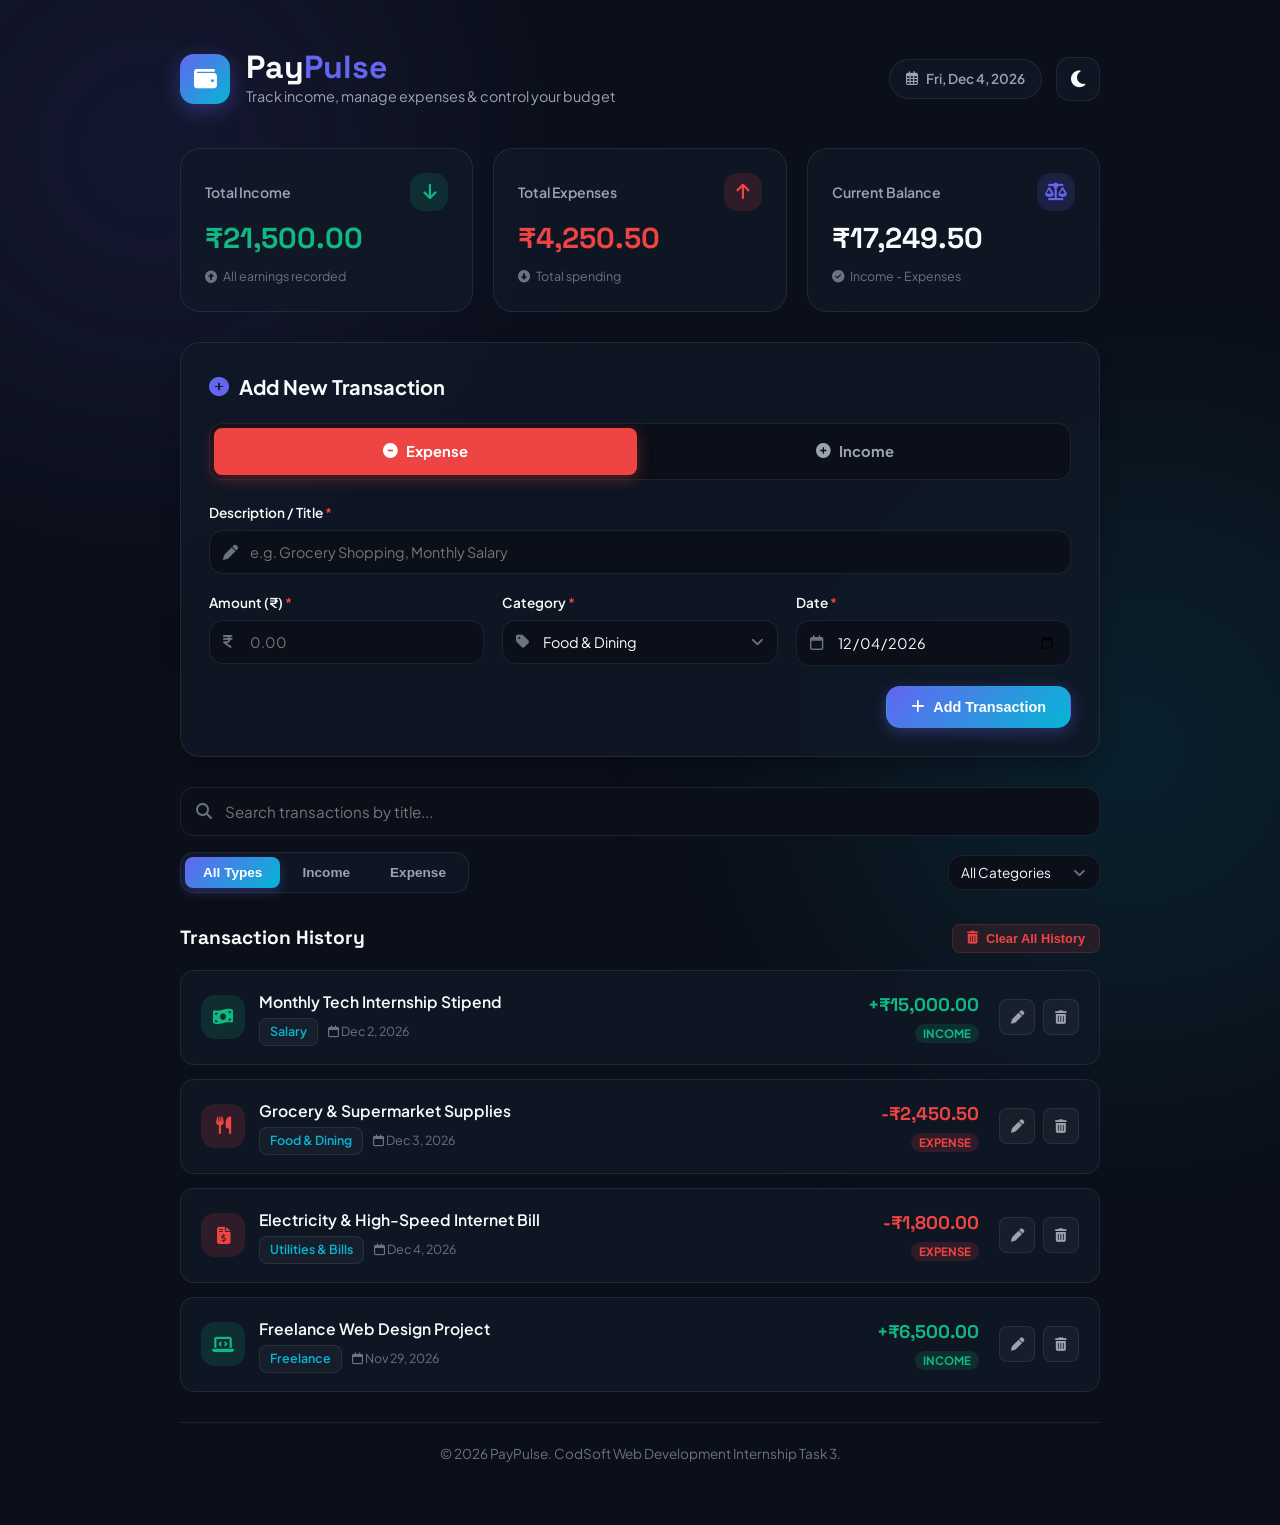
<file: TASK-3-EXPENSE-TRACKER/index.html>
<!DOCTYPE html>
<html lang="en" data-theme="dark">
<head>
    <meta charset="UTF-8">
    <meta name="viewport" content="width=device-width, initial-scale=1.0">
    <meta name="description" content="PayPulse - Modern, Responsive Expense Tracker built for CodSoft Web Development Internship Task 3.">
    <title>PayPulse | Expense Tracker & Financial Manager</title>
    
    <!-- Google Fonts -->
    <link rel="preconnect" href="https://fonts.googleapis.com">
    <link rel="preconnect" href="https://fonts.gstatic.com" crossorigin>
    <link href="https://fonts.googleapis.com/css2?family=Plus+Jakarta+Sans:wght@300;400;500;600;700;800&family=Space+Grotesk:wght@500;700&display=swap" rel="stylesheet">
    
    <!-- Font Awesome Icons -->
    <link rel="stylesheet" href="https://cdnjs.cloudflare.com/ajax/libs/font-awesome/6.4.0/css/all.min.css">
    
    <!-- Custom CSS -->
    <link rel="stylesheet" href="style.css">
</head>
<body>
    <!-- Background Ambient Glow Layer -->
    <div class="ambient-glow glow-1"></div>
    <div class="ambient-glow glow-2"></div>

    <div class="app-container">
        <!-- Application Header -->
        <header class="app-header">
            <div class="header-brand">
                <div class="logo-icon"><i class="fa-solid fa-wallet"></i></div>
                <div>
                    <h1 class="app-title">Pay<span class="highlight">Pulse</span></h1>
                    <p class="app-subtitle">Track income, manage expenses & control your budget</p>
                </div>
            </div>

            <div class="header-actions">
                <div class="date-badge" id="current-date-badge">
                    <i class="fa-regular fa-calendar-days"></i> <span id="current-date">Today</span>
                </div>
                <button class="theme-toggle" id="theme-toggle" aria-label="Toggle Theme">
                    <i class="fa-solid fa-moon moon-icon"></i>
                    <i class="fa-solid fa-sun sun-icon"></i>
                </button>
            </div>
        </header>

        <!-- Financial Summary Cards -->
        <section class="summary-section" aria-label="Financial Summary">
            <!-- Total Income Card -->
            <div class="summary-card card-income">
                <div class="summary-header">
                    <span class="summary-label">Total Income</span>
                    <div class="summary-icon"><i class="fa-solid fa-arrow-down"></i></div>
                </div>
                <h2 class="summary-value" id="total-income">₹0.00</h2>
                <div class="summary-footer">
                    <i class="fa-solid fa-circle-up"></i> All earnings recorded
                </div>
            </div>

            <!-- Total Expenses Card -->
            <div class="summary-card card-expenses">
                <div class="summary-header">
                    <span class="summary-label">Total Expenses</span>
                    <div class="summary-icon"><i class="fa-solid fa-arrow-up"></i></div>
                </div>
                <h2 class="summary-value" id="total-expenses">₹0.00</h2>
                <div class="summary-footer">
                    <i class="fa-solid fa-circle-down"></i> Total spending
                </div>
            </div>

            <!-- Current Balance Card -->
            <div class="summary-card card-balance">
                <div class="summary-header">
                    <span class="summary-label">Current Balance</span>
                    <div class="summary-icon"><i class="fa-solid fa-scale-balanced"></i></div>
                </div>
                <h2 class="summary-value" id="current-balance">₹0.00</h2>
                <div class="summary-footer" id="balance-status">
                    <i class="fa-solid fa-check-circle"></i> Income - Expenses
                </div>
            </div>
        </section>

        <!-- Transaction Form Card (Add Income / Expense) -->
        <section class="card form-card">
            <div class="card-header">
                <h2><i class="fa-solid fa-circle-plus"></i> Add New Transaction</h2>
            </div>
            
            <form id="transaction-form" novalidate>
                <!-- Transaction Type Toggle (Income vs Expense) -->
                <div class="type-toggle-group">
                    <label class="type-btn active" id="type-btn-expense">
                        <input type="radio" name="transaction-type" value="expense" checked class="sr-only">
                        <i class="fa-solid fa-minus-circle"></i> Expense
                    </label>
                    <label class="type-btn" id="type-btn-income">
                        <input type="radio" name="transaction-type" value="income" class="sr-only">
                        <i class="fa-solid fa-plus-circle"></i> Income
                    </label>
                </div>

                <div class="form-grid">
                    <!-- Title Input -->
                    <div class="form-group full-width">
                        <label for="tx-title">Description / Title <span class="required">*</span></label>
                        <div class="input-wrapper">
                            <i class="fa-solid fa-pen input-icon"></i>
                            <input type="text" id="tx-title" placeholder="e.g. Grocery Shopping, Monthly Salary" required autocomplete="off">
                        </div>
                        <span class="error-msg" id="title-error">Transaction title cannot be empty!</span>
                    </div>

                    <!-- Amount Input -->
                    <div class="form-group">
                        <label for="tx-amount">Amount (₹) <span class="required">*</span></label>
                        <div class="input-wrapper">
                            <i class="fa-solid fa-indian-rupee-sign input-icon"></i>
                            <input type="number" id="tx-amount" step="0.01" min="0.01" placeholder="0.00" required>
                        </div>
                        <span class="error-msg" id="amount-error">Please enter a valid positive amount!</span>
                    </div>

                    <!-- Category Selector -->
                    <div class="form-group">
                        <label for="tx-category">Category <span class="required">*</span></label>
                        <div class="select-wrapper">
                            <i class="fa-solid fa-tag input-icon"></i>
                            <select id="tx-category" required>
                                <!-- Populated dynamically based on Income/Expense type -->
                            </select>
                        </div>
                    </div>

                    <!-- Date Picker -->
                    <div class="form-group">
                        <label for="tx-date">Date <span class="required">*</span></label>
                        <div class="input-wrapper">
                            <i class="fa-regular fa-calendar input-icon"></i>
                            <input type="date" id="tx-date" required>
                        </div>
                    </div>
                </div>

                <div class="form-footer">
                    <button type="submit" class="btn btn-primary" id="add-tx-btn">
                        <i class="fa-solid fa-plus"></i> <span>Add Transaction</span>
                    </button>
                </div>
            </form>
        </section>

        <!-- Controls Bar: Search & Filters -->
        <section class="controls-section">
            <!-- Search Bar -->
            <div class="search-box">
                <i class="fa-solid fa-magnifying-glass search-icon"></i>
                <input type="text" id="search-input" placeholder="Search transactions by title..." aria-label="Search Transactions">
                <button type="button" class="clear-search-btn" id="clear-search" aria-label="Clear Search">&times;</button>
            </div>

            <!-- Filter Controls -->
            <div class="filter-group">
                <!-- Type Filter Tabs -->
                <div class="status-tabs" role="tablist">
                    <button class="tab-btn active" data-filter-type="all" role="tab">All Types</button>
                    <button class="tab-btn" data-filter-type="income" role="tab">Income</button>
                    <button class="tab-btn" data-filter-type="expense" role="tab">Expense</button>
                </div>

                <!-- Category Dropdown Filter -->
                <div class="select-wrapper select-sm">
                    <select id="filter-category" aria-label="Filter by Category">
                        <option value="all">All Categories</option>
                        <!-- Populated via JavaScript -->
                    </select>
                </div>
            </div>
        </section>

        <!-- Transaction History Section -->
        <section class="history-section">
            <div class="list-header">
                <h3 class="list-title" id="list-heading">Transaction History</h3>
                <button class="btn btn-danger btn-sm" id="clear-all-btn">
                    <i class="fa-solid fa-trash-can"></i> Clear All History
                </button>
            </div>

            <!-- Dynamic Transaction List -->
            <ul class="transaction-list" id="transaction-list">
                <!-- Injected via JavaScript -->
            </ul>

            <!-- Empty State Container -->
            <div class="empty-state hidden" id="empty-state">
                <div class="empty-icon"><i class="fa-solid fa-receipt"></i></div>
                <h3 id="empty-title">No transactions found</h3>
                <p id="empty-description">Add a new income or expense transaction above to get started!</p>
            </div>
        </section>

        <!-- Application Footer -->
        <footer class="app-footer">
            <p>&copy; 2026 PayPulse. CodSoft Web Development Internship Task 3.</p>
        </footer>
    </div>

    <!-- Edit Transaction Modal Dialog -->
    <div class="modal-backdrop" id="edit-modal" aria-hidden="true">
        <div class="modal-dialog">
            <div class="modal-header">
                <h3><i class="fa-solid fa-pen-to-square"></i> Edit Transaction</h3>
                <button type="button" class="modal-close" id="edit-modal-close" aria-label="Close Modal">&times;</button>
            </div>
            <form id="edit-tx-form" novalidate>
                <input type="hidden" id="edit-tx-id">
                <div class="modal-body">
                    <!-- Edit Type Radio Toggle -->
                    <div class="type-toggle-group">
                        <label class="type-btn" id="edit-type-btn-expense">
                            <input type="radio" name="edit-tx-type" value="expense" class="sr-only">
                            <i class="fa-solid fa-minus-circle"></i> Expense
                        </label>
                        <label class="type-btn" id="edit-type-btn-income">
                            <input type="radio" name="edit-tx-type" value="income" class="sr-only">
                            <i class="fa-solid fa-plus-circle"></i> Income
                        </label>
                    </div>

                    <div class="form-group">
                        <label for="edit-title">Description / Title <span class="required">*</span></label>
                        <div class="input-wrapper">
                            <i class="fa-solid fa-pen input-icon"></i>
                            <input type="text" id="edit-title" required autocomplete="off">
                        </div>
                        <span class="error-msg" id="edit-title-error">Title cannot be empty!</span>
                    </div>

                    <div class="form-group">
                        <label for="edit-amount">Amount (₹) <span class="required">*</span></label>
                        <div class="input-wrapper">
                            <i class="fa-solid fa-indian-rupee-sign input-icon"></i>
                            <input type="number" id="edit-amount" step="0.01" min="0.01" required>
                        </div>
                        <span class="error-msg" id="edit-amount-error">Please enter a valid positive amount!</span>
                    </div>

                    <div class="form-group">
                        <label for="edit-category">Category <span class="required">*</span></label>
                        <div class="select-wrapper">
                            <i class="fa-solid fa-tag input-icon"></i>
                            <select id="edit-category" required></select>
                        </div>
                    </div>

                    <div class="form-group">
                        <label for="edit-date">Date <span class="required">*</span></label>
                        <div class="input-wrapper">
                            <i class="fa-regular fa-calendar input-icon"></i>
                            <input type="date" id="edit-date" required>
                        </div>
                    </div>
                </div>

                <div class="modal-footer">
                    <button type="button" class="btn btn-outline" id="edit-cancel-btn">Cancel</button>
                    <button type="submit" class="btn btn-primary">
                        <i class="fa-solid fa-floppy-disk"></i> Save Changes
                    </button>
                </div>
            </form>
        </div>
    </div>

    <!-- Confirm Delete Modal Dialog -->
    <div class="modal-backdrop" id="delete-modal" aria-hidden="true">
        <div class="modal-dialog modal-dialog-sm">
            <div class="modal-header">
                <h3><i class="fa-solid fa-triangle-exclamation text-danger"></i> Delete Transaction</h3>
                <button type="button" class="modal-close" id="delete-modal-close" aria-label="Close Modal">&times;</button>
            </div>
            <div class="modal-body">
                <p>Are you sure you want to permanently delete this transaction?</p>
                <p class="text-muted text-sm" id="delete-tx-info"></p>
            </div>
            <div class="modal-footer">
                <button type="button" class="btn btn-outline" id="delete-cancel-btn">Cancel</button>
                <button type="button" class="btn btn-danger" id="confirm-delete-btn">
                    <i class="fa-solid fa-trash-can"></i> Delete
                </button>
            </div>
        </div>
    </div>

    <!-- Toast Notification Container -->
    <div class="toast-container" id="toast-container"></div>

    <!-- Custom JavaScript -->
    <script src="script.js"></script>
</body>
</html>
</file>
<file: TASK-1-PORTFOLIO/style.css>
/* ==========================================================================
   PORTFOLIO DESIGN SYSTEM & CSS STYLESHEET
   Developer: Alex Morgan | CodSoft Task 1
   ========================================================================== */

/* --------------------------------------------------------------------------
   1. CSS Custom Properties / Theme Variables
   -------------------------------------------------------------------------- */
:root {
    /* Fonts */
    --font-heading: 'Space Grotesk', -apple-system, BlinkMacSystemFont, sans-serif;
    --font-body: 'Plus Jakarta Sans', -apple-system, BlinkMacSystemFont, sans-serif;

    /* Dark Theme Colors (Default) */
    --bg-primary: #0b0f19;
    --bg-secondary: #111827;
    --bg-card: rgba(17, 24, 39, 0.75);
    --bg-card-hover: rgba(31, 41, 55, 0.85);
    --bg-glass: rgba(255, 255, 255, 0.04);
    --border-color: rgba(255, 255, 255, 0.08);
    --border-glow: rgba(99, 102, 241, 0.3);

    /* Accent & Brand Colors */
    --primary: #6366f1;         /* Indigo */
    --primary-hover: #4f46e5;
    --secondary: #06b6d4;       /* Cyan */
    --accent: #ec4899;          /* Pink */
    --gradient-brand: linear-gradient(135deg, #6366f1 0%, #06b6d4 50%, #ec4899 100%);
    --gradient-glow: linear-gradient(135deg, rgba(99, 102, 241, 0.4), rgba(6, 182, 212, 0.4));

    /* Text Colors */
    --text-primary: #f9fafb;
    --text-secondary: #9ca3af;
    --text-muted: #6b7280;

    /* Status Colors */
    --success: #10b981;
    --danger: #ef4444;
    --warning: #f59e0b;

    /* Shadows & Effects */
    --shadow-sm: 0 4px 6px -1px rgba(0, 0, 0, 0.3);
    --shadow-md: 0 10px 25px -5px rgba(0, 0, 0, 0.4);
    --shadow-glow: 0 0 25px rgba(99, 102, 241, 0.25);
    
    /* Layout */
    --navbar-height: 80px;
    --radius-sm: 8px;
    --radius-md: 14px;
    --radius-lg: 24px;
    --radius-full: 9999px;
    --transition: all 0.3s cubic-bezier(0.4, 0, 0.2, 1);
}

/* Light Theme Overrides */
[data-theme="light"] {
    --bg-primary: #f8fafc;
    --bg-secondary: #ffffff;
    --bg-card: rgba(255, 255, 255, 0.85);
    --bg-card-hover: rgba(241, 245, 249, 0.95);
    --bg-glass: rgba(0, 0, 0, 0.03);
    --border-color: rgba(0, 0, 0, 0.08);
    --border-glow: rgba(99, 102, 241, 0.2);

    --text-primary: #0f172a;
    --text-secondary: #475569;
    --text-muted: #94a3b8;

    --shadow-sm: 0 2px 4px rgba(0, 0, 0, 0.05);
    --shadow-md: 0 10px 30px rgba(0, 0, 0, 0.08);
    --shadow-glow: 0 0 20px rgba(99, 102, 241, 0.15);
}

/* --------------------------------------------------------------------------
   2. Reset & Base Styles
   -------------------------------------------------------------------------- */
*, *::before, *::after {
    box-sizing: border-box;
    margin: 0;
    padding: 0;
}

html {
    scroll-behavior: smooth;
    font-size: 16px;
}

body {
    font-family: var(--font-body);
    background-color: var(--bg-primary);
    color: var(--text-primary);
    line-height: 1.6;
    overflow-x: hidden;
    transition: background-color 0.4s ease, color 0.4s ease;
}

a {
    color: inherit;
    text-decoration: none;
    transition: var(--transition);
}

ul {
    list-style: none;
}

img {
    max-width: 100%;
    height: auto;
    display: block;
}

button, input, textarea {
    font-family: inherit;
    font-size: inherit;
    border: none;
    outline: none;
}

button {
    cursor: pointer;
}

/* Container */
.container {
    width: 90%;
    max-width: 1200px;
    margin: 0 auto;
}

.section-padding {
    padding: 100px 0;
}

/* Background Ambient Glows */
.ambient-glow {
    position: fixed;
    width: 500px;
    height: 500px;
    border-radius: 50%;
    filter: blur(140px);
    pointer-events: none;
    z-index: -1;
    opacity: 0.15;
    transition: var(--transition);
}

.glow-1 {
    top: -100px;
    left: -100px;
    background: var(--primary);
}

.glow-2 {
    bottom: 10%;
    right: -100px;
    background: var(--secondary);
}

/* --------------------------------------------------------------------------
   3. Typography & Section Headers
   -------------------------------------------------------------------------- */
h1, h2, h3, h4, h5, h6 {
    font-family: var(--font-heading);
    color: var(--text-primary);
    line-height: 1.25;
    font-weight: 700;
}

.gradient-text {
    background: var(--gradient-brand);
    -webkit-background-clip: text;
    -webkit-text-fill-color: transparent;
    display: inline-block;
}

.section-header {
    margin-bottom: 60px;
}

.section-header.center {
    text-align: center;
}

.section-tag {
    display: inline-block;
    padding: 6px 16px;
    border-radius: var(--radius-full);
    background: rgba(99, 102, 241, 0.12);
    border: 1px solid var(--border-glow);
    color: var(--primary);
    font-size: 0.85rem;
    font-weight: 600;
    letter-spacing: 1px;
    text-transform: uppercase;
    margin-bottom: 12px;
}

.section-title {
    font-size: 2.5rem;
    font-weight: 800;
    margin-bottom: 16px;
}

.title-underline {
    width: 70px;
    height: 4px;
    background: var(--gradient-brand);
    border-radius: var(--radius-full);
    margin: 0 auto;
}

/* --------------------------------------------------------------------------
   4. Buttons & UI Elements
   -------------------------------------------------------------------------- */
.btn {
    display: inline-flex;
    align-items: center;
    justify-content: center;
    gap: 10px;
    padding: 14px 28px;
    border-radius: var(--radius-md);
    font-weight: 600;
    font-size: 0.95rem;
    transition: var(--transition);
    border: 1px solid transparent;
}

.btn-primary {
    background: var(--gradient-brand);
    color: #ffffff;
    box-shadow: 0 6px 20px rgba(99, 102, 241, 0.35);
}

.btn-primary:hover {
    transform: translateY(-3px);
    box-shadow: 0 12px 28px rgba(99, 102, 241, 0.5);
}

.btn-outline {
    background: transparent;
    color: var(--text-primary);
    border-color: var(--border-color);
}

.btn-outline:hover {
    border-color: var(--primary);
    color: var(--primary);
    background: rgba(99, 102, 241, 0.08);
    transform: translateY(-3px);
}

.btn-glass {
    background: var(--bg-card);
    backdrop-filter: blur(12px);
    color: var(--text-primary);
    border: 1px solid var(--border-color);
}

.btn-glass:hover {
    background: var(--bg-card-hover);
    border-color: var(--primary);
    transform: translateY(-3px);
}

.btn-light {
    background: #ffffff;
    color: #0f172a;
    font-weight: 700;
}

.btn-light:hover {
    background: #f1f5f9;
    transform: translateY(-2px);
}

.btn-sm {
    padding: 8px 16px;
    font-size: 0.85rem;
    border-radius: var(--radius-sm);
}

.btn-lg {
    padding: 16px 32px;
    font-size: 1.05rem;
}

.btn-block {
    width: 100%;
}

/* --------------------------------------------------------------------------
   5. Navigation Header
   -------------------------------------------------------------------------- */
.navbar {
    position: fixed;
    top: 0;
    left: 0;
    width: 100%;
    height: var(--navbar-height);
    z-index: 1000;
    transition: var(--transition);
}

.navbar.scrolled {
    background: rgba(11, 15, 25, 0.85);
    backdrop-filter: blur(16px);
    border-bottom: 1px solid var(--border-color);
    box-shadow: var(--shadow-sm);
}

[data-theme="light"] .navbar.scrolled {
    background: rgba(255, 255, 255, 0.85);
}

.nav-container {
    width: 90%;
    max-width: 1200px;
    height: 100%;
    margin: 0 auto;
    display: flex;
    align-items: center;
    justify-content: space-between;
}

.nav-logo {
    display: flex;
    align-items: center;
    gap: 10px;
    font-family: var(--font-heading);
    font-size: 1.5rem;
    font-weight: 800;
}

.logo-icon {
    width: 40px;
    height: 40px;
    border-radius: var(--radius-md);
    background: var(--gradient-brand);
    display: flex;
    align-items: center;
    justify-content: center;
    color: #ffffff;
    font-size: 1.1rem;
}

.logo-text .highlight {
    color: var(--primary);
}

.nav-list {
    display: flex;
    align-items: center;
    gap: 32px;
}

.nav-link {
    font-weight: 500;
    color: var(--text-secondary);
    position: relative;
    padding: 6px 0;
}

.nav-link:hover,
.nav-link.active {
    color: var(--text-primary);
}

.nav-link::after {
    content: '';
    position: absolute;
    bottom: 0;
    left: 0;
    width: 0%;
    height: 2px;
    background: var(--gradient-brand);
    transition: var(--transition);
    border-radius: 2px;
}

.nav-link:hover::after,
.nav-link.active::after {
    width: 100%;
}

.nav-actions {
    display: flex;
    align-items: center;
    gap: 16px;
}

.theme-toggle {
    width: 42px;
    height: 42px;
    border-radius: var(--radius-md);
    background: var(--bg-glass);
    border: 1px solid var(--border-color);
    color: var(--text-primary);
    display: flex;
    align-items: center;
    justify-content: center;
    font-size: 1.1rem;
    transition: var(--transition);
}

.theme-toggle:hover {
    border-color: var(--primary);
    color: var(--primary);
    transform: rotate(15deg);
}

.sun-icon {
    display: none;
}

[data-theme="light"] .moon-icon {
    display: none;
}

[data-theme="light"] .sun-icon {
    display: block;
    color: var(--warning);
}

.mobile-toggle {
    display: none;
    flex-direction: column;
    gap: 5px;
    background: transparent;
    padding: 8px;
}

.mobile-toggle .bar {
    width: 24px;
    height: 2.5px;
    background: var(--text-primary);
    border-radius: 2px;
    transition: var(--transition);
}

/* --------------------------------------------------------------------------
   6. Hero Section
   -------------------------------------------------------------------------- */
.hero-section {
    min-height: 100vh;
    padding-top: calc(var(--navbar-height) + 60px);
    padding-bottom: 80px;
    display: flex;
    align-items: center;
}

.hero-container {
    display: grid;
    grid-template-columns: 1.2fr 0.8fr;
    gap: 60px;
    align-items: center;
}

.badge-pill {
    display: inline-flex;
    align-items: center;
    gap: 8px;
    padding: 8px 18px;
    border-radius: var(--radius-full);
    background: var(--bg-card);
    border: 1px solid var(--border-glow);
    font-size: 0.85rem;
    font-weight: 600;
    color: var(--text-secondary);
    margin-bottom: 24px;
}

.status-dot {
    width: 8px;
    height: 8px;
    border-radius: 50%;
    background: var(--success);
    box-shadow: 0 0 10px var(--success);
    animation: pulse 2s infinite;
}

@keyframes pulse {
    0% { opacity: 0.4; }
    50% { opacity: 1; transform: scale(1.2); }
    100% { opacity: 0.4; }
}

.hero-title {
    font-size: 3.4rem;
    font-weight: 800;
    letter-spacing: -1px;
    margin-bottom: 20px;
}

.hero-subtitle {
    font-size: 1.15rem;
    color: var(--text-secondary);
    margin-bottom: 36px;
    max-width: 600px;
}

.hero-cta-group {
    display: flex;
    flex-wrap: wrap;
    gap: 16px;
    margin-bottom: 48px;
}

.hero-stats {
    display: flex;
    gap: 40px;
    padding-top: 24px;
    border-top: 1px solid var(--border-color);
}

.stat-card .stat-number {
    font-size: 2.2rem;
    font-weight: 800;
    color: var(--primary);
}

.stat-card .stat-label {
    font-size: 0.85rem;
    color: var(--text-secondary);
}

/* Hero Visual & Profile Card */
.hero-visual {
    position: relative;
}

.image-wrapper {
    position: relative;
    width: 100%;
    max-width: 400px;
    margin: 0 auto;
}

.profile-card {
    position: relative;
    z-index: 2;
    background: var(--bg-card);
    backdrop-filter: blur(16px);
    border: 2px solid var(--border-color);
    border-radius: var(--radius-lg);
    overflow: hidden;
    box-shadow: var(--shadow-md);
    text-align: center;
}

.profile-avatar-box {
    width: 100%;
    background: rgba(15, 23, 42, 0.6);
    display: flex;
    align-items: center;
    justify-content: center;
    overflow: hidden;
}

.hero-avatar {
    width: 100%;
    height: 300px;
    object-fit: cover;
    display: block;
}

.profile-card-info {
    padding: 20px 24px 24px;
    background: var(--bg-card);
    border-top: 1px solid var(--border-color);
}

.profile-name {
    font-size: 1.5rem;
    font-weight: 800;
    font-family: var(--font-heading);
    letter-spacing: 1.5px;
    color: var(--text-primary);
    margin-bottom: 6px;
    background: var(--gradient-brand);
    -webkit-background-clip: text;
    -webkit-text-fill-color: transparent;
    display: block;
    line-height: 1.2;
}

.profile-title {
    font-size: 0.95rem;
    font-weight: 600;
    color: var(--text-secondary);
    letter-spacing: 0.5px;
}

.image-border-glow {
    position: absolute;
    inset: -12px;
    border-radius: calc(var(--radius-lg) + 10px);
    background: var(--gradient-brand);
    opacity: 0.35;
    filter: blur(16px);
    z-index: 1;
    animation: glowRotate 8s linear infinite;
}

@keyframes glowRotate {
    0% { transform: rotate(0deg); }
    100% { transform: rotate(360deg); }
}



/* --------------------------------------------------------------------------
   7. About Section
   -------------------------------------------------------------------------- */
.about-grid {
    display: grid;
    grid-template-columns: 1fr 1fr;
    gap: 40px;
}

.about-card {
    background: var(--bg-card);
    backdrop-filter: blur(12px);
    border: 1px solid var(--border-color);
    border-radius: var(--radius-lg);
    padding: 40px;
    transition: var(--transition);
}

.about-card:hover {
    border-color: var(--border-glow);
    box-shadow: var(--shadow-glow);
}

.card-icon {
    width: 50px;
    height: 50px;
    border-radius: var(--radius-md);
    background: rgba(99, 102, 241, 0.15);
    color: var(--primary);
    display: flex;
    align-items: center;
    justify-content: center;
    font-size: 1.3rem;
    margin-bottom: 20px;
}

.main-bio h3 {
    font-size: 1.6rem;
    margin-bottom: 16px;
}

.main-bio p {
    color: var(--text-secondary);
    margin-bottom: 16px;
}

.bio-details {
    margin-top: 30px;
    padding-top: 24px;
    border-top: 1px solid var(--border-color);
    display: flex;
    flex-direction: column;
    gap: 12px;
}

.detail-item {
    display: flex;
    gap: 10px;
    font-size: 0.95rem;
}

.detail-label {
    font-weight: 600;
    color: var(--primary);
    min-width: 140px;
}

.detail-value {
    color: var(--text-secondary);
}

.about-features-grid {
    display: grid;
    grid-template-columns: 1fr 1fr;
    gap: 20px;
}

.feature-card {
    background: var(--bg-card);
    border: 1px solid var(--border-color);
    border-radius: var(--radius-md);
    padding: 24px;
    transition: var(--transition);
}

.feature-card:hover {
    transform: translateY(-5px);
    border-color: var(--primary);
    box-shadow: var(--shadow-sm);
}

.feature-icon {
    font-size: 1.5rem;
    color: var(--secondary);
    margin-bottom: 12px;
}

.feature-card h4 {
    font-size: 1.05rem;
    margin-bottom: 8px;
}

.feature-card p {
    font-size: 0.85rem;
    color: var(--text-secondary);
}

/* --------------------------------------------------------------------------
   8. Skills Section
   -------------------------------------------------------------------------- */
.skills-container {
    display: grid;
    grid-template-columns: 1fr 1fr;
    gap: 50px;
}

.column-title {
    font-size: 1.3rem;
    margin-bottom: 30px;
    display: flex;
    align-items: center;
    gap: 10px;
    color: var(--text-primary);
}

.skill-progress-item {
    margin-bottom: 24px;
}

.skill-info {
    display: flex;
    justify-content: space-between;
    align-items: center;
    font-weight: 600;
    font-size: 0.95rem;
    margin-bottom: 8px;
}

.skill-icon {
    margin-right: 8px;
}

.html-color { color: #e34f26; }
.css-color { color: #1572b6; }
.js-color { color: #f7df1e; }
.react-color { color: #61dafb; }
.git-color { color: #f05032; }

.skill-percentage {
    color: var(--primary);
}

.progress-bar-bg {
    width: 100%;
    height: 10px;
    background: var(--bg-glass);
    border: 1px solid var(--border-color);
    border-radius: var(--radius-full);
    overflow: hidden;
}

.progress-bar-fill {
    height: 100%;
    width: 0%;
    background: var(--gradient-brand);
    border-radius: var(--radius-full);
    transition: width 1.5s cubic-bezier(0.1, 0.42, 0.85, 1);
}

.tools-grid {
    display: grid;
    grid-template-columns: repeat(3, 1fr);
    gap: 16px;
    margin-bottom: 30px;
}

.tool-card {
    background: var(--bg-card);
    border: 1px solid var(--border-color);
    border-radius: var(--radius-md);
    padding: 20px;
    text-align: center;
    display: flex;
    flex-direction: column;
    align-items: center;
    gap: 10px;
    transition: var(--transition);
}

.tool-card:hover {
    border-color: var(--secondary);
    transform: translateY(-5px);
    box-shadow: var(--shadow-sm);
}

.tool-icon {
    font-size: 1.8rem;
    color: var(--secondary);
}

.tool-card span {
    font-size: 0.85rem;
    font-weight: 600;
}

.skills-summary-box {
    background: rgba(99, 102, 241, 0.08);
    border: 1px solid var(--border-glow);
    border-radius: var(--radius-md);
    padding: 20px;
    display: flex;
    align-items: flex-start;
    gap: 14px;
}

.skills-summary-box i {
    font-size: 1.3rem;
    color: var(--warning);
    margin-top: 2px;
}

.skills-summary-box p {
    font-size: 0.9rem;
    color: var(--text-secondary);
}

/* --------------------------------------------------------------------------
   9. Projects Section
   -------------------------------------------------------------------------- */
.filter-controls {
    display: flex;
    justify-content: center;
    flex-wrap: wrap;
    gap: 12px;
    margin-bottom: 50px;
}

.filter-btn {
    padding: 10px 22px;
    border-radius: var(--radius-full);
    background: var(--bg-card);
    border: 1px solid var(--border-color);
    color: var(--text-secondary);
    font-weight: 600;
    font-size: 0.9rem;
    transition: var(--transition);
}

.filter-btn:hover,
.filter-btn.active {
    background: var(--gradient-brand);
    color: #ffffff;
    border-color: transparent;
    box-shadow: 0 4px 15px rgba(99, 102, 241, 0.3);
}

.projects-grid {
    display: grid;
    grid-template-columns: repeat(3, 1fr);
    gap: 30px;
}

.project-card {
    background: var(--bg-card);
    border: 1px solid var(--border-color);
    border-radius: var(--radius-lg);
    overflow: hidden;
    transition: var(--transition);
    display: flex;
    flex-direction: column;
}

.project-card:hover {
    transform: translateY(-8px);
    border-color: var(--border-glow);
    box-shadow: var(--shadow-md);
}

.project-image-box {
    position: relative;
    width: 100%;
    height: 220px;
    overflow: hidden;
}

.project-img {
    width: 100%;
    height: 100%;
    object-fit: cover;
    transition: transform 0.5s ease;
}

.project-card:hover .project-img {
    transform: scale(1.08);
}

.project-overlay {
    position: absolute;
    inset: 0;
    background: rgba(11, 15, 25, 0.7);
    backdrop-filter: blur(4px);
    display: flex;
    align-items: center;
    justify-content: center;
    opacity: 0;
    transition: var(--transition);
}

.project-card:hover .project-overlay {
    opacity: 1;
}

.project-content {
    padding: 24px;
    display: flex;
    flex-direction: column;
    flex-grow: 1;
}

.project-tags {
    display: flex;
    flex-wrap: wrap;
    gap: 8px;
    margin-bottom: 14px;
}

.tag {
    font-size: 0.75rem;
    font-weight: 600;
    padding: 4px 10px;
    border-radius: var(--radius-sm);
    background: rgba(99, 102, 241, 0.12);
    color: var(--primary);
}

.project-title {
    font-size: 1.25rem;
    margin-bottom: 10px;
}

.project-description {
    font-size: 0.9rem;
    color: var(--text-secondary);
    margin-bottom: 20px;
    flex-grow: 1;
}

.project-links {
    display: flex;
    align-items: center;
    justify-content: space-between;
    padding-top: 16px;
    border-top: 1px solid var(--border-color);
}

.project-link {
    font-size: 0.85rem;
    font-weight: 600;
    color: var(--text-secondary);
    display: flex;
    align-items: center;
    gap: 6px;
}

.project-link:hover {
    color: var(--primary);
}

.demo-link {
    color: var(--primary);
}

/* --------------------------------------------------------------------------
   10. Resume Section
   -------------------------------------------------------------------------- */
.resume-download-banner {
    background: var(--gradient-glow);
    border: 1px solid var(--border-glow);
    border-radius: var(--radius-lg);
    padding: 36px 48px;
    display: flex;
    align-items: center;
    justify-content: space-between;
    gap: 30px;
    margin-bottom: 60px;
}

.banner-info h3 {
    font-size: 1.5rem;
    margin-bottom: 6px;
}

.banner-info p {
    color: var(--text-secondary);
    font-size: 0.95rem;
}

.timeline-container {
    display: grid;
    grid-template-columns: 1fr 1fr;
    gap: 50px;
}

.timeline-heading {
    font-size: 1.3rem;
    margin-bottom: 30px;
    display: flex;
    align-items: center;
    gap: 10px;
}

.timeline-column {
    position: relative;
    padding-left: 20px;
}

.timeline-column::before {
    content: '';
    position: absolute;
    left: 0;
    top: 40px;
    bottom: 0;
    width: 2px;
    background: var(--border-color);
}

.timeline-card {
    position: relative;
    background: var(--bg-card);
    border: 1px solid var(--border-color);
    border-radius: var(--radius-md);
    padding: 24px;
    margin-bottom: 30px;
    margin-left: 15px;
    transition: var(--transition);
}

.timeline-card:hover {
    border-color: var(--primary);
    transform: translateX(6px);
}

.timeline-badge {
    position: absolute;
    left: -48px;
    top: 24px;
    width: 32px;
    height: 32px;
    border-radius: 50%;
    background: var(--bg-secondary);
    border: 2px solid var(--primary);
    color: var(--primary);
    display: flex;
    align-items: center;
    justify-content: center;
    font-size: 0.8rem;
}

.timeline-header h4 {
    font-size: 1.1rem;
}

.timeline-date {
    display: inline-block;
    font-size: 0.8rem;
    font-weight: 600;
    color: var(--secondary);
    margin-bottom: 8px;
}

.timeline-company {
    font-weight: 600;
    font-size: 0.9rem;
    color: var(--text-primary);
    margin-bottom: 10px;
}

.timeline-body {
    font-size: 0.88rem;
    color: var(--text-secondary);
}

/* --------------------------------------------------------------------------
   11. Contact Section & Form Validation
   -------------------------------------------------------------------------- */
.contact-grid {
    display: grid;
    grid-template-columns: 0.9fr 1.1fr;
    gap: 50px;
}

.contact-info-col {
    display: flex;
    flex-direction: column;
    gap: 20px;
}

.info-card {
    background: var(--bg-card);
    border: 1px solid var(--border-color);
    border-radius: var(--radius-md);
    padding: 24px;
    display: flex;
    align-items: center;
    gap: 20px;
    transition: var(--transition);
}

.info-card:hover {
    border-color: var(--primary);
    transform: translateY(-4px);
}

.info-icon {
    width: 50px;
    height: 50px;
    border-radius: var(--radius-md);
    background: rgba(99, 102, 241, 0.12);
    color: var(--primary);
    display: flex;
    align-items: center;
    justify-content: center;
    font-size: 1.3rem;
}

.info-text h4 {
    font-size: 1rem;
    margin-bottom: 4px;
}

.info-text a, .info-text p {
    font-size: 0.9rem;
    color: var(--text-secondary);
}

.info-text a:hover {
    color: var(--primary);
}

.social-links-box {
    background: var(--bg-card);
    border: 1px solid var(--border-color);
    border-radius: var(--radius-md);
    padding: 24px;
    margin-top: 10px;
}

.social-links-box h4 {
    font-size: 1rem;
    margin-bottom: 16px;
}

.social-icons {
    display: flex;
    gap: 12px;
}

.social-btn {
    width: 44px;
    height: 44px;
    border-radius: var(--radius-md);
    background: var(--bg-glass);
    border: 1px solid var(--border-color);
    color: var(--text-primary);
    display: flex;
    align-items: center;
    justify-content: center;
    font-size: 1.1rem;
    transition: var(--transition);
}

.social-btn:hover {
    background: var(--gradient-brand);
    color: #ffffff;
    border-color: transparent;
    transform: translateY(-4px);
}

/* Form Styling */
.contact-form {
    background: var(--bg-card);
    border: 1px solid var(--border-color);
    border-radius: var(--radius-lg);
    padding: 40px;
}

.form-title {
    font-size: 1.5rem;
    margin-bottom: 24px;
}

.form-group {
    margin-bottom: 20px;
}

.form-group label {
    display: block;
    font-size: 0.9rem;
    font-weight: 600;
    margin-bottom: 8px;
    color: var(--text-primary);
}

.required {
    color: var(--danger);
}

.input-wrapper {
    position: relative;
    display: flex;
    align-items: center;
}

.input-icon {
    position: absolute;
    left: 16px;
    color: var(--text-muted);
    font-size: 1rem;
    pointer-events: none;
}

.textarea-icon {
    top: 16px;
}

.contact-form input,
.contact-form textarea {
    width: 100%;
    padding: 14px 16px 14px 44px;
    border-radius: var(--radius-md);
    background: var(--bg-primary);
    border: 1px solid var(--border-color);
    color: var(--text-primary);
    transition: var(--transition);
}

.contact-form textarea {
    resize: vertical;
}

.contact-form input:focus,
.contact-form textarea:focus {
    border-color: var(--primary);
    box-shadow: 0 0 0 3px rgba(99, 102, 241, 0.15);
}

.contact-form .form-group.error input,
.contact-form .form-group.error textarea {
    border-color: var(--danger);
    box-shadow: 0 0 0 3px rgba(239, 68, 68, 0.15);
}

.contact-form .form-group.success input,
.contact-form .form-group.success textarea {
    border-color: var(--success);
}

.error-msg {
    display: none;
    font-size: 0.8rem;
    color: var(--danger);
    margin-top: 6px;
}

.form-group.error .error-msg {
    display: block;
}

/* --------------------------------------------------------------------------
   12. Footer & Back to Top
   -------------------------------------------------------------------------- */
.footer {
    background: var(--bg-secondary);
    border-top: 1px solid var(--border-color);
    padding: 50px 0 30px;
}

.footer-container {
    display: flex;
    flex-direction: column;
    align-items: center;
    text-align: center;
    gap: 24px;
}

.footer-brand p {
    font-size: 0.9rem;
    color: var(--text-secondary);
    margin-top: 10px;
}

.footer-copy {
    padding-top: 20px;
    border-top: 1px solid var(--border-color);
    width: 100%;
    font-size: 0.85rem;
    color: var(--text-muted);
}

.back-to-top {
    position: fixed;
    bottom: 30px;
    right: 30px;
    width: 48px;
    height: 48px;
    border-radius: 50%;
    background: var(--gradient-brand);
    color: #ffffff;
    display: flex;
    align-items: center;
    justify-content: center;
    font-size: 1.1rem;
    box-shadow: var(--shadow-md);
    opacity: 0;
    visibility: hidden;
    transition: var(--transition);
    z-index: 900;
}

.back-to-top.visible {
    opacity: 1;
    visibility: visible;
}

.back-to-top:hover {
    transform: translateY(-5px);
    box-shadow: 0 8px 25px rgba(99, 102, 241, 0.5);
}

/* --------------------------------------------------------------------------
   13. Interactive Modal & Toast Notifications
   -------------------------------------------------------------------------- */
.modal-backdrop {
    position: fixed;
    inset: 0;
    background: rgba(0, 0, 0, 0.75);
    backdrop-filter: blur(8px);
    display: flex;
    align-items: center;
    justify-content: center;
    z-index: 2000;
    opacity: 0;
    visibility: hidden;
    transition: var(--transition);
    padding: 20px;
}

.modal-backdrop.open {
    opacity: 1;
    visibility: visible;
}

.modal-dialog {
    position: relative;
    width: 100%;
    max-width: 700px;
    background: var(--bg-secondary);
    border: 1px solid var(--border-glow);
    border-radius: var(--radius-lg);
    box-shadow: var(--shadow-md);
    max-height: 90vh;
    overflow-y: auto;
    transform: scale(0.9);
    transition: transform 0.3s cubic-bezier(0.34, 1.56, 0.64, 1);
}

.modal-backdrop.open .modal-dialog {
    transform: scale(1);
}

.modal-close {
    position: absolute;
    top: 20px;
    right: 24px;
    background: var(--bg-glass);
    border: 1px solid var(--border-color);
    color: var(--text-primary);
    width: 36px;
    height: 36px;
    border-radius: 50%;
    font-size: 1.4rem;
    display: flex;
    align-items: center;
    justify-content: center;
    z-index: 10;
    transition: var(--transition);
}

.modal-close:hover {
    background: var(--danger);
    color: #ffffff;
    border-color: transparent;
}

.modal-body {
    padding: 36px;
}

/* Toast Container */
.toast-container {
    position: fixed;
    bottom: 30px;
    left: 30px;
    display: flex;
    flex-direction: column;
    gap: 12px;
    z-index: 3000;
}

.toast {
    display: flex;
    align-items: center;
    gap: 12px;
    padding: 14px 20px;
    border-radius: var(--radius-md);
    background: var(--bg-secondary);
    border: 1px solid var(--border-color);
    color: var(--text-primary);
    box-shadow: var(--shadow-md);
    animation: toastIn 0.3s ease forwards;
    min-width: 280px;
}

@keyframes toastIn {
    from { opacity: 0; transform: translateX(-30px); }
    to { opacity: 1; transform: translateX(0); }
}

.toast.success { border-left: 4px solid var(--success); }
.toast.error { border-left: 4px solid var(--danger); }
.toast.info { border-left: 4px solid var(--primary); }

.toast-icon { font-size: 1.2rem; }
.toast.success .toast-icon { color: var(--success); }
.toast.error .toast-icon { color: var(--danger); }
.toast.info .toast-icon { color: var(--primary); }

/* --------------------------------------------------------------------------
   14. Responsive Media Queries
   -------------------------------------------------------------------------- */
@media (max-width: 1024px) {
    .hero-container {
        grid-template-columns: 1fr;
        text-align: center;
    }

    .hero-subtitle {
        margin-left: auto;
        margin-right: auto;
    }

    .hero-cta-group {
        justify-content: center;
    }

    .hero-stats {
        justify-content: center;
    }

    .hero-visual {
        margin-top: 40px;
    }

    .about-grid,
    .skills-container,
    .timeline-container,
    .contact-grid {
        grid-template-columns: 1fr;
    }

    .projects-grid {
        grid-template-columns: repeat(2, 1fr);
    }
}

@media (max-width: 768px) {
    .mobile-toggle {
        display: flex;
    }

    .nav-menu {
        position: fixed;
        top: var(--navbar-height);
        right: -100%;
        width: 80%;
        max-width: 320px;
        height: calc(100vh - var(--navbar-height));
        background: var(--bg-secondary);
        border-left: 1px solid var(--border-color);
        padding: 40px 24px;
        transition: right 0.4s ease;
        box-shadow: var(--shadow-md);
    }

    .nav-menu.open {
        right: 0;
    }

    .nav-list {
        flex-direction: column;
        align-items: flex-start;
        gap: 24px;
    }

    .nav-link {
        font-size: 1.1rem;
    }

    .hero-title {
        font-size: 2.4rem;
    }

    .projects-grid {
        grid-template-columns: 1fr;
    }

    .resume-download-banner {
        flex-direction: column;
        text-align: center;
        padding: 30px;
    }

    .tools-grid {
        grid-template-columns: repeat(2, 1fr);
    }


}

@media (max-width: 480px) {
    .hero-title {
        font-size: 2rem;
    }

    .btn {
        width: 100%;
    }

    .hero-stats {
        flex-direction: column;
        gap: 20px;
    }

    .about-features-grid {
        grid-template-columns: 1fr;
    }
}
</file>
<file: TASK-2-TODO-LIST/style.css>
/* ==========================================================================
   TASKFLOW TO-DO LIST APPLICATION - DESIGN SYSTEM & STYLESHEET
   CodSoft Task 2 | Frontend Internship Submission
   ========================================================================== */

/* --------------------------------------------------------------------------
   1. CSS Custom Properties / Theme Variables
   -------------------------------------------------------------------------- */
:root {
    /* Fonts */
    --font-heading: 'Space Grotesk', -apple-system, BlinkMacSystemFont, sans-serif;
    --font-body: 'Plus Jakarta Sans', -apple-system, BlinkMacSystemFont, sans-serif;

    /* Dark Theme Colors (Default) */
    --bg-primary: #0b0f19;
    --bg-secondary: #111827;
    --bg-card: rgba(17, 24, 39, 0.75);
    --bg-card-hover: rgba(31, 41, 55, 0.85);
    --bg-glass: rgba(255, 255, 255, 0.04);
    --border-color: rgba(255, 255, 255, 0.08);
    --border-glow: rgba(99, 102, 241, 0.3);

    /* Brand & Accent Colors */
    --primary: #6366f1;         /* Indigo */
    --primary-hover: #4f46e5;
    --secondary: #06b6d4;       /* Cyan */
    --gradient-brand: linear-gradient(135deg, #6366f1 0%, #06b6d4 100%);
    
    /* Priority Colors */
    --priority-high: #ef4444;    /* Red */
    --priority-high-bg: rgba(239, 68, 68, 0.15);
    --priority-medium: #f59e0b;  /* Orange/Yellow */
    --priority-medium-bg: rgba(245, 158, 11, 0.15);
    --priority-low: #10b981;     /* Green */
    --priority-low-bg: rgba(16, 185, 129, 0.15);

    /* Category Colors */
    --cat-work: #3b82f6;
    --cat-personal: #ec4899;
    --cat-study: #8b5cf6;
    --cat-health: #10b981;
    --cat-finance: #f59e0b;
    --cat-other: #6b7280;

    /* Text Colors */
    --text-primary: #f9fafb;
    --text-secondary: #9ca3af;
    --text-muted: #6b7280;

    /* Status Colors */
    --success: #10b981;
    --danger: #ef4444;
    --warning: #f59e0b;

    /* Shadows & Radii */
    --shadow-sm: 0 4px 6px -1px rgba(0, 0, 0, 0.3);
    --shadow-md: 0 10px 25px -5px rgba(0, 0, 0, 0.4);
    --shadow-glow: 0 0 25px rgba(99, 102, 241, 0.25);
    
    --radius-sm: 8px;
    --radius-md: 14px;
    --radius-lg: 20px;
    --radius-full: 9999px;
    --transition: all 0.3s cubic-bezier(0.4, 0, 0.2, 1);
}

/* Light Theme Overrides */
[data-theme="light"] {
    --bg-primary: #f8fafc;
    --bg-secondary: #ffffff;
    --bg-card: rgba(255, 255, 255, 0.85);
    --bg-card-hover: rgba(241, 245, 249, 0.95);
    --bg-glass: rgba(0, 0, 0, 0.03);
    --border-color: rgba(0, 0, 0, 0.08);
    --border-glow: rgba(99, 102, 241, 0.2);

    --text-primary: #0f172a;
    --text-secondary: #475569;
    --text-muted: #94a3b8;

    --shadow-sm: 0 2px 4px rgba(0, 0, 0, 0.05);
    --shadow-md: 0 10px 30px rgba(0, 0, 0, 0.08);
    --shadow-glow: 0 0 20px rgba(99, 102, 241, 0.15);
}

/* --------------------------------------------------------------------------
   2. Reset & Base Layout
   -------------------------------------------------------------------------- */
*, *::before, *::after {
    box-sizing: border-box;
    margin: 0;
    padding: 0;
}

html {
    font-size: 16px;
    scroll-behavior: smooth;
}

body {
    font-family: var(--font-body);
    background-color: var(--bg-primary);
    color: var(--text-primary);
    line-height: 1.6;
    min-height: 100vh;
    padding: 40px 20px;
    transition: background-color 0.4s ease, color 0.4s ease;
    overflow-x: hidden;
}

/* Ambient Glow Layer */
.ambient-glow {
    position: fixed;
    width: 500px;
    height: 500px;
    border-radius: 50%;
    filter: blur(140px);
    pointer-events: none;
    z-index: -1;
    opacity: 0.15;
}

.glow-1 {
    top: -100px;
    left: -100px;
    background: var(--primary);
}

.glow-2 {
    bottom: -100px;
    right: -100px;
    background: var(--secondary);
}

.app-container {
    width: 100%;
    max-width: 900px;
    margin: 0 auto;
    display: flex;
    flex-direction: column;
    gap: 30px;
}

/* --------------------------------------------------------------------------
   3. Header Section
   -------------------------------------------------------------------------- */
.app-header {
    display: flex;
    align-items: center;
    justify-content: space-between;
    padding: 10px 0;
}

.header-brand {
    display: flex;
    align-items: center;
    gap: 16px;
}

.logo-icon {
    width: 50px;
    height: 50px;
    border-radius: var(--radius-md);
    background: var(--gradient-brand);
    display: flex;
    align-items: center;
    justify-content: center;
    color: #ffffff;
    font-size: 1.4rem;
    box-shadow: 0 6px 20px rgba(99, 102, 241, 0.35);
}

.app-title {
    font-family: var(--font-heading);
    font-size: 2rem;
    font-weight: 800;
    line-height: 1.1;
}

.app-title .highlight {
    color: var(--primary);
}

.app-subtitle {
    font-size: 0.9rem;
    color: var(--text-secondary);
}

.header-actions {
    display: flex;
    align-items: center;
    gap: 14px;
}

.date-badge {
    display: flex;
    align-items: center;
    gap: 8px;
    padding: 8px 16px;
    border-radius: var(--radius-full);
    background: var(--bg-card);
    border: 1px solid var(--border-color);
    font-size: 0.85rem;
    font-weight: 600;
    color: var(--text-secondary);
}

.theme-toggle {
    width: 44px;
    height: 44px;
    border-radius: var(--radius-md);
    background: var(--bg-card);
    border: 1px solid var(--border-color);
    color: var(--text-primary);
    display: flex;
    align-items: center;
    justify-content: center;
    font-size: 1.2rem;
    cursor: pointer;
    transition: var(--transition);
}

.theme-toggle:hover {
    border-color: var(--primary);
    color: var(--primary);
    transform: rotate(15deg);
}

.sun-icon { display: none; }
[data-theme="light"] .moon-icon { display: none; }
[data-theme="light"] .sun-icon { display: block; color: var(--warning); }

/* --------------------------------------------------------------------------
   4. Statistics Cards
   -------------------------------------------------------------------------- */
.stats-section {
    display: grid;
    grid-template-columns: repeat(3, 1fr);
    gap: 20px;
}

.stat-card {
    background: var(--bg-card);
    backdrop-filter: blur(12px);
    border: 1px solid var(--border-color);
    border-radius: var(--radius-md);
    padding: 20px;
    display: flex;
    align-items: center;
    gap: 16px;
    transition: var(--transition);
}

.stat-card:hover {
    transform: translateY(-3px);
    box-shadow: var(--shadow-sm);
}

.stat-icon-box {
    width: 46px;
    height: 46px;
    border-radius: var(--radius-md);
    display: flex;
    align-items: center;
    justify-content: center;
    font-size: 1.3rem;
}

.stat-total .stat-icon-box { background: rgba(99, 102, 241, 0.15); color: var(--primary); }
.stat-pending .stat-icon-box { background: rgba(245, 158, 11, 0.15); color: var(--warning); }
.stat-completed .stat-icon-box { background: rgba(16, 185, 129, 0.15); color: var(--success); }

.stat-value {
    font-family: var(--font-heading);
    font-size: 1.6rem;
    font-weight: 800;
    line-height: 1.1;
}

.stat-label {
    font-size: 0.82rem;
    color: var(--text-secondary);
    font-weight: 500;
}

/* --------------------------------------------------------------------------
   5. Form Card & Inputs
   -------------------------------------------------------------------------- */
.card {
    background: var(--bg-card);
    backdrop-filter: blur(16px);
    border: 1px solid var(--border-color);
    border-radius: var(--radius-lg);
    padding: 28px;
    box-shadow: var(--shadow-md);
}

.card-header {
    margin-bottom: 20px;
}

.card-header h2 {
    font-size: 1.25rem;
    font-weight: 700;
    display: flex;
    align-items: center;
    gap: 10px;
    color: var(--text-primary);
}

.card-header h2 i {
    color: var(--primary);
}

.form-grid {
    display: grid;
    grid-template-columns: repeat(3, 1fr);
    gap: 18px;
}

.form-group {
    display: flex;
    flex-direction: column;
    gap: 6px;
}

.form-group.full-width {
    grid-column: span 3;
}

.form-group label {
    font-size: 0.85rem;
    font-weight: 600;
    color: var(--text-primary);
}

.required {
    color: var(--danger);
}

.input-wrapper, .select-wrapper {
    position: relative;
    display: flex;
    align-items: center;
}

.input-icon {
    position: absolute;
    left: 14px;
    color: var(--text-muted);
    font-size: 0.95rem;
    pointer-events: none;
}

input[type="text"],
input[type="date"],
select {
    width: 100%;
    padding: 12px 14px 12px 40px;
    border-radius: var(--radius-md);
    background: var(--bg-primary);
    border: 1px solid var(--border-color);
    color: var(--text-primary);
    font-family: inherit;
    font-size: 0.9rem;
    outline: none;
    transition: var(--transition);
}

select {
    appearance: none;
    cursor: pointer;
}

.select-wrapper::after {
    content: '\f107';
    font-family: 'Font Awesome 6 Free';
    font-weight: 900;
    position: absolute;
    right: 14px;
    color: var(--text-muted);
    pointer-events: none;
    font-size: 0.9rem;
}

input:focus, select:focus {
    border-color: var(--primary);
    box-shadow: 0 0 0 3px rgba(99, 102, 241, 0.15);
}

.form-group.error input {
    border-color: var(--danger);
    box-shadow: 0 0 0 3px rgba(239, 68, 68, 0.15);
}

.error-msg {
    display: none;
    font-size: 0.78rem;
    color: var(--danger);
}

.form-group.error .error-msg {
    display: block;
}

.form-footer {
    margin-top: 20px;
    display: flex;
    justify-content: flex-end;
}

/* --------------------------------------------------------------------------
   6. Buttons & UI Helpers
   -------------------------------------------------------------------------- */
.btn {
    display: inline-flex;
    align-items: center;
    justify-content: center;
    gap: 8px;
    padding: 12px 24px;
    border-radius: var(--radius-md);
    font-weight: 600;
    font-size: 0.9rem;
    cursor: pointer;
    border: 1px solid transparent;
    transition: var(--transition);
}

.btn-primary {
    background: var(--gradient-brand);
    color: #ffffff;
    box-shadow: 0 4px 15px rgba(99, 102, 241, 0.35);
}

.btn-primary:hover {
    transform: translateY(-2px);
    box-shadow: 0 8px 22px rgba(99, 102, 241, 0.5);
}

.btn-outline {
    background: transparent;
    color: var(--text-primary);
    border-color: var(--border-color);
}

.btn-outline:hover {
    border-color: var(--primary);
    color: var(--primary);
    background: rgba(99, 102, 241, 0.08);
}

.btn-danger {
    background: rgba(239, 68, 68, 0.12);
    color: var(--danger);
    border-color: rgba(239, 68, 68, 0.2);
}

.btn-danger:hover {
    background: var(--danger);
    color: #ffffff;
}

.btn-sm {
    padding: 6px 14px;
    font-size: 0.8rem;
    border-radius: var(--radius-sm);
}

/* --------------------------------------------------------------------------
   7. Controls Bar (Search & Filters)
   -------------------------------------------------------------------------- */
.controls-section {
    display: flex;
    flex-direction: column;
    gap: 16px;
}

.search-box {
    position: relative;
    width: 100%;
}

.search-icon {
    position: absolute;
    left: 16px;
    top: 50%;
    transform: translateY(-50%);
    color: var(--text-muted);
    font-size: 1rem;
}

.search-box input {
    padding: 14px 44px;
    font-size: 0.95rem;
    border-radius: var(--radius-md);
}

.clear-search-btn {
    position: absolute;
    right: 14px;
    top: 50%;
    transform: translateY(-50%);
    background: transparent;
    border: none;
    color: var(--text-muted);
    font-size: 1.2rem;
    cursor: pointer;
    display: none;
}

.search-box.has-value .clear-search-btn {
    display: block;
}

.filter-group {
    display: flex;
    align-items: center;
    justify-content: space-between;
    gap: 16px;
    flex-wrap: wrap;
}

.status-tabs {
    display: flex;
    background: var(--bg-card);
    border: 1px solid var(--border-color);
    border-radius: var(--radius-md);
    padding: 4px;
    gap: 4px;
}

.tab-btn {
    padding: 8px 18px;
    border-radius: var(--radius-sm);
    background: transparent;
    border: none;
    color: var(--text-secondary);
    font-weight: 600;
    font-size: 0.85rem;
    cursor: pointer;
    transition: var(--transition);
}

.tab-btn:hover {
    color: var(--text-primary);
}

.tab-btn.active {
    background: var(--gradient-brand);
    color: #ffffff;
    box-shadow: 0 4px 12px rgba(99, 102, 241, 0.3);
}

.dropdown-filters {
    display: flex;
    gap: 12px;
}

.select-sm select {
    padding: 8px 32px 8px 12px;
    font-size: 0.85rem;
    border-radius: var(--radius-md);
}

/* --------------------------------------------------------------------------
   8. Task List & Task Cards
   -------------------------------------------------------------------------- */
.task-list-section {
    display: flex;
    flex-direction: column;
    gap: 16px;
}

.list-header {
    display: flex;
    align-items: center;
    justify-content: space-between;
}

.list-title {
    font-family: var(--font-heading);
    font-size: 1.2rem;
    font-weight: 700;
}

.task-list {
    display: flex;
    flex-direction: column;
    gap: 14px;
    list-style: none;
}

.task-item {
    background: var(--bg-card);
    backdrop-filter: blur(12px);
    border: 1px solid var(--border-color);
    border-radius: var(--radius-md);
    padding: 18px 20px;
    display: flex;
    align-items: center;
    justify-content: space-between;
    gap: 16px;
    transition: var(--transition);
    animation: fadeIn 0.3s ease forwards;
}

@keyframes fadeIn {
    from { opacity: 0; transform: translateY(10px); }
    to { opacity: 1; transform: translateY(0); }
}

.task-item:hover {
    border-color: var(--border-glow);
    transform: translateY(-2px);
    box-shadow: var(--shadow-sm);
}

.task-item.completed {
    opacity: 0.7;
    background: var(--bg-glass);
}

.task-left {
    display: flex;
    align-items: flex-start;
    gap: 14px;
    flex-grow: 1;
}

/* Custom Checkbox Toggle */
.checkbox-btn {
    width: 24px;
    height: 24px;
    border-radius: 50%;
    border: 2px solid var(--border-color);
    background: transparent;
    cursor: pointer;
    display: flex;
    align-items: center;
    justify-content: center;
    color: transparent;
    font-size: 0.75rem;
    transition: var(--transition);
    margin-top: 2px;
    flex-shrink: 0;
}

.checkbox-btn:hover {
    border-color: var(--primary);
}

.task-item.completed .checkbox-btn {
    background: var(--success);
    border-color: var(--success);
    color: #ffffff;
}

.task-details {
    display: flex;
    flex-direction: column;
    gap: 6px;
}

.task-title-text {
    font-size: 1rem;
    font-weight: 600;
    color: var(--text-primary);
    word-break: break-word;
    transition: var(--transition);
}

.task-item.completed .task-title-text {
    text-decoration: line-through;
    color: var(--text-muted);
}

.task-meta {
    display: flex;
    align-items: center;
    flex-wrap: wrap;
    gap: 10px;
    font-size: 0.78rem;
}

.meta-item {
    display: inline-flex;
    align-items: center;
    gap: 5px;
    color: var(--text-secondary);
}

/* Priority Badges */
.badge-priority {
    padding: 3px 10px;
    border-radius: var(--radius-full);
    font-weight: 700;
    font-size: 0.72rem;
    letter-spacing: 0.5px;
    text-transform: uppercase;
}

.priority-high { background: var(--priority-high-bg); color: var(--priority-high); border: 1px solid rgba(239, 68, 68, 0.3); }
.priority-medium { background: var(--priority-medium-bg); color: var(--priority-medium); border: 1px solid rgba(245, 158, 11, 0.3); }
.priority-low { background: var(--priority-low-bg); color: var(--priority-low); border: 1px solid rgba(16, 185, 129, 0.3); }

/* Category Tag */
.tag-category {
    padding: 3px 10px;
    border-radius: var(--radius-sm);
    background: var(--bg-glass);
    border: 1px solid var(--border-color);
    color: var(--primary);
    font-weight: 600;
}

.overdue-tag {
    color: var(--danger);
    font-weight: 700;
}

/* Task Actions (Edit / Delete) */
.task-actions {
    display: flex;
    align-items: center;
    gap: 8px;
}

.action-btn {
    width: 36px;
    height: 36px;
    border-radius: var(--radius-sm);
    background: var(--bg-glass);
    border: 1px solid var(--border-color);
    color: var(--text-secondary);
    display: flex;
    align-items: center;
    justify-content: center;
    cursor: pointer;
    transition: var(--transition);
}

.action-btn:hover {
    color: var(--text-primary);
    border-color: var(--primary);
}

.action-btn.edit-btn:hover { color: var(--secondary); border-color: var(--secondary); }
.action-btn.delete-btn:hover { color: var(--danger); border-color: var(--danger); }

/* Empty State */
.empty-state {
    background: var(--bg-card);
    border: 1px dashed var(--border-color);
    border-radius: var(--radius-lg);
    padding: 50px 20px;
    text-align: center;
    display: flex;
    flex-direction: column;
    align-items: center;
    gap: 12px;
}

.empty-state.hidden {
    display: none;
}

.empty-icon {
    font-size: 3rem;
    color: var(--text-muted);
}

.empty-state h3 {
    font-size: 1.2rem;
}

.empty-state p {
    font-size: 0.9rem;
    color: var(--text-secondary);
}

/* --------------------------------------------------------------------------
   9. Edit Modal Dialog & Backdrop
   -------------------------------------------------------------------------- */
.modal-backdrop {
    position: fixed;
    inset: 0;
    background: rgba(0, 0, 0, 0.75);
    backdrop-filter: blur(8px);
    display: flex;
    align-items: center;
    justify-content: center;
    z-index: 2000;
    opacity: 0;
    visibility: hidden;
    transition: var(--transition);
    padding: 20px;
}

.modal-backdrop.open {
    opacity: 1;
    visibility: visible;
}

.modal-dialog {
    width: 100%;
    max-width: 550px;
    background: var(--bg-secondary);
    border: 1px solid var(--border-glow);
    border-radius: var(--radius-lg);
    box-shadow: var(--shadow-md);
    overflow: hidden;
    transform: scale(0.9);
    transition: transform 0.3s cubic-bezier(0.34, 1.56, 0.64, 1);
}

.modal-backdrop.open .modal-dialog {
    transform: scale(1);
}

.modal-header {
    padding: 20px 24px;
    border-bottom: 1px solid var(--border-color);
    display: flex;
    align-items: center;
    justify-content: space-between;
}

.modal-header h3 {
    font-size: 1.2rem;
    display: flex;
    align-items: center;
    gap: 10px;
    color: var(--primary);
}

.modal-close {
    background: transparent;
    border: none;
    color: var(--text-muted);
    font-size: 1.5rem;
    cursor: pointer;
}

.modal-close:hover {
    color: var(--danger);
}

.modal-body {
    padding: 24px;
    display: flex;
    flex-direction: column;
    gap: 16px;
}

.modal-footer {
    padding: 16px 24px;
    border-top: 1px solid var(--border-color);
    display: flex;
    justify-content: flex-end;
    gap: 12px;
}

/* --------------------------------------------------------------------------
   10. Toast Notifications & Footer
   -------------------------------------------------------------------------- */
.toast-container {
    position: fixed;
    bottom: 30px;
    left: 30px;
    display: flex;
    flex-direction: column;
    gap: 10px;
    z-index: 3000;
}

.toast {
    display: flex;
    align-items: center;
    gap: 12px;
    padding: 14px 20px;
    border-radius: var(--radius-md);
    background: var(--bg-secondary);
    border: 1px solid var(--border-color);
    color: var(--text-primary);
    box-shadow: var(--shadow-md);
    animation: toastIn 0.3s ease forwards;
    min-width: 260px;
}

@keyframes toastIn {
    from { opacity: 0; transform: translateX(-30px); }
    to { opacity: 1; transform: translateX(0); }
}

.toast.success { border-left: 4px solid var(--success); }
.toast.error { border-left: 4px solid var(--danger); }
.toast.info { border-left: 4px solid var(--primary); }

.toast-icon { font-size: 1.1rem; }
.toast.success .toast-icon { color: var(--success); }
.toast.error .toast-icon { color: var(--danger); }
.toast.info .toast-icon { color: var(--primary); }

.app-footer {
    text-align: center;
    font-size: 0.85rem;
    color: var(--text-muted);
    padding: 20px 0;
    border-top: 1px solid var(--border-color);
}

/* --------------------------------------------------------------------------
   11. Responsive Media Queries
   -------------------------------------------------------------------------- */
@media (max-width: 768px) {
    .stats-section {
        grid-template-columns: 1fr;
    }

    .form-grid {
        grid-template-columns: 1fr;
    }

    .form-group.full-width {
        grid-column: span 1;
    }

    .filter-group {
        flex-direction: column;
        align-items: stretch;
    }

    .status-tabs {
        width: 100%;
        justify-content: space-around;
    }

    .dropdown-filters {
        width: 100%;
    }

    .dropdown-filters .select-wrapper {
        flex: 1;
    }
}

@media (max-width: 480px) {
    body {
        padding: 20px 12px;
    }

    .app-header {
        flex-direction: column;
        align-items: flex-start;
        gap: 14px;
    }

    .header-actions {
        width: 100%;
        justify-content: space-between;
    }

    .task-item {
        flex-direction: column;
        align-items: stretch;
    }

    .task-actions {
        justify-content: flex-end;
    }
}
</file>
<file: TASK-3-EXPENSE-TRACKER/style.css>
/* ==========================================================================
   PAYPULSE EXPENSE TRACKER - DESIGN SYSTEM & STYLESHEET
   CodSoft Task 3 | Web Development Internship Submission
   ========================================================================== */

/* --------------------------------------------------------------------------
   1. CSS Custom Properties / Theme Variables
   -------------------------------------------------------------------------- */
:root {
    /* Fonts */
    --font-heading: 'Space Grotesk', -apple-system, BlinkMacSystemFont, sans-serif;
    --font-body: 'Plus Jakarta Sans', -apple-system, BlinkMacSystemFont, sans-serif;

    /* Dark Theme Colors (Default) */
    --bg-primary: #0b0f19;
    --bg-secondary: #111827;
    --bg-card: rgba(17, 24, 39, 0.75);
    --bg-card-hover: rgba(31, 41, 55, 0.85);
    --bg-glass: rgba(255, 255, 255, 0.04);
    --border-color: rgba(255, 255, 255, 0.08);
    --border-glow: rgba(99, 102, 241, 0.3);

    /* Brand & Financial Colors */
    --primary: #6366f1;         /* Indigo */
    --primary-hover: #4f46e5;
    --secondary: #06b6d4;       /* Cyan */
    --gradient-brand: linear-gradient(135deg, #6366f1 0%, #06b6d4 100%);
    
    --income: #10b981;          /* Emerald Green */
    --income-bg: rgba(16, 185, 129, 0.15);
    --expense: #ef4444;         /* Rose Red */
    --expense-bg: rgba(239, 68, 68, 0.15);
    --balance: #3b82f6;         /* Blue */

    /* Text Colors */
    --text-primary: #f9fafb;
    --text-secondary: #9ca3af;
    --text-muted: #6b7280;

    /* Status Colors */
    --success: #10b981;
    --danger: #ef4444;
    --warning: #f59e0b;

    /* Shadows & Radii */
    --shadow-sm: 0 4px 6px -1px rgba(0, 0, 0, 0.3);
    --shadow-md: 0 10px 25px -5px rgba(0, 0, 0, 0.4);
    --shadow-glow: 0 0 25px rgba(99, 102, 241, 0.25);
    
    --radius-sm: 8px;
    --radius-md: 14px;
    --radius-lg: 20px;
    --radius-full: 9999px;
    --transition: all 0.3s cubic-bezier(0.4, 0, 0.2, 1);
}

/* Light Theme Overrides */
[data-theme="light"] {
    --bg-primary: #f8fafc;
    --bg-secondary: #ffffff;
    --bg-card: rgba(255, 255, 255, 0.85);
    --bg-card-hover: rgba(241, 245, 249, 0.95);
    --bg-glass: rgba(0, 0, 0, 0.03);
    --border-color: rgba(0, 0, 0, 0.08);
    --border-glow: rgba(99, 102, 241, 0.2);

    --text-primary: #0f172a;
    --text-secondary: #475569;
    --text-muted: #94a3b8;

    --shadow-sm: 0 2px 4px rgba(0, 0, 0, 0.05);
    --shadow-md: 0 10px 30px rgba(0, 0, 0, 0.08);
    --shadow-glow: 0 0 20px rgba(99, 102, 241, 0.15);
}

/* --------------------------------------------------------------------------
   2. Reset & Base Layout
   -------------------------------------------------------------------------- */
*, *::before, *::after {
    box-sizing: border-box;
    margin: 0;
    padding: 0;
}

html {
    font-size: 16px;
    scroll-behavior: smooth;
}

body {
    font-family: var(--font-body);
    background-color: var(--bg-primary);
    color: var(--text-primary);
    line-height: 1.6;
    min-height: 100vh;
    padding: 40px 20px;
    transition: background-color 0.4s ease, color 0.4s ease;
    overflow-x: hidden;
}

.sr-only {
    position: absolute;
    width: 1px;
    height: 1px;
    padding: 0;
    margin: -1px;
    overflow: hidden;
    clip: rect(0, 0, 0, 0);
    border: 0;
}

/* Ambient Glow Layer */
.ambient-glow {
    position: fixed;
    width: 500px;
    height: 500px;
    border-radius: 50%;
    filter: blur(140px);
    pointer-events: none;
    z-index: -1;
    opacity: 0.15;
}

.glow-1 {
    top: -100px;
    left: -100px;
    background: var(--primary);
}

.glow-2 {
    bottom: -100px;
    right: -100px;
    background: var(--secondary);
}

.app-container {
    width: 100%;
    max-width: 920px;
    margin: 0 auto;
    display: flex;
    flex-direction: column;
    gap: 30px;
}

/* --------------------------------------------------------------------------
   3. Header Section
   -------------------------------------------------------------------------- */
.app-header {
    display: flex;
    align-items: center;
    justify-content: space-between;
    padding: 10px 0;
}

.header-brand {
    display: flex;
    align-items: center;
    gap: 16px;
}

.logo-icon {
    width: 50px;
    height: 50px;
    border-radius: var(--radius-md);
    background: var(--gradient-brand);
    display: flex;
    align-items: center;
    justify-content: center;
    color: #ffffff;
    font-size: 1.4rem;
    box-shadow: 0 6px 20px rgba(99, 102, 241, 0.35);
}

.app-title {
    font-family: var(--font-heading);
    font-size: 2rem;
    font-weight: 800;
    line-height: 1.1;
}

.app-title .highlight {
    color: var(--primary);
}

.app-subtitle {
    font-size: 0.9rem;
    color: var(--text-secondary);
}

.header-actions {
    display: flex;
    align-items: center;
    gap: 14px;
}

.date-badge {
    display: flex;
    align-items: center;
    gap: 8px;
    padding: 8px 16px;
    border-radius: var(--radius-full);
    background: var(--bg-card);
    border: 1px solid var(--border-color);
    font-size: 0.85rem;
    font-weight: 600;
    color: var(--text-secondary);
}

.theme-toggle {
    width: 44px;
    height: 44px;
    border-radius: var(--radius-md);
    background: var(--bg-card);
    border: 1px solid var(--border-color);
    color: var(--text-primary);
    display: flex;
    align-items: center;
    justify-content: center;
    font-size: 1.2rem;
    cursor: pointer;
    transition: var(--transition);
}

.theme-toggle:hover {
    border-color: var(--primary);
    color: var(--primary);
    transform: rotate(15deg);
}

.sun-icon { display: none; }
[data-theme="light"] .moon-icon { display: none; }
[data-theme="light"] .sun-icon { display: block; color: var(--warning); }

/* --------------------------------------------------------------------------
   4. Financial Summary Cards
   -------------------------------------------------------------------------- */
.summary-section {
    display: grid;
    grid-template-columns: repeat(3, 1fr);
    gap: 20px;
}

.summary-card {
    background: var(--bg-card);
    backdrop-filter: blur(16px);
    border: 1px solid var(--border-color);
    border-radius: var(--radius-lg);
    padding: 24px;
    display: flex;
    flex-direction: column;
    gap: 12px;
    transition: var(--transition);
    position: relative;
    overflow: hidden;
}

.summary-card:hover {
    transform: translateY(-3px);
    box-shadow: var(--shadow-sm);
}

.summary-header {
    display: flex;
    align-items: center;
    justify-content: space-between;
}

.summary-label {
    font-size: 0.88rem;
    font-weight: 600;
    color: var(--text-secondary);
}

.summary-icon {
    width: 38px;
    height: 38px;
    border-radius: var(--radius-md);
    display: flex;
    align-items: center;
    justify-content: center;
    font-size: 1.1rem;
}

.card-income .summary-icon { background: var(--income-bg); color: var(--income); }
.card-expenses .summary-icon { background: var(--expense-bg); color: var(--expense); }
.card-balance .summary-icon { background: rgba(99, 102, 241, 0.15); color: var(--primary); }

.summary-value {
    font-family: var(--font-heading);
    font-size: 1.8rem;
    font-weight: 800;
    line-height: 1.1;
    word-break: break-all;
}

.card-income .summary-value { color: var(--income); }
.card-expenses .summary-value { color: var(--expense); }
.card-balance .summary-value { color: var(--text-primary); }

.summary-footer {
    font-size: 0.78rem;
    color: var(--text-muted);
    display: flex;
    align-items: center;
    gap: 6px;
}

/* --------------------------------------------------------------------------
   5. Form Card & Inputs
   -------------------------------------------------------------------------- */
.card {
    background: var(--bg-card);
    backdrop-filter: blur(16px);
    border: 1px solid var(--border-color);
    border-radius: var(--radius-lg);
    padding: 28px;
    box-shadow: var(--shadow-md);
}

.card-header {
    margin-bottom: 20px;
}

.card-header h2 {
    font-size: 1.25rem;
    font-weight: 700;
    display: flex;
    align-items: center;
    gap: 10px;
    color: var(--text-primary);
}

.card-header h2 i {
    color: var(--primary);
}

/* Transaction Type Toggle (Income vs Expense) */
.type-toggle-group {
    display: flex;
    background: var(--bg-primary);
    border: 1px solid var(--border-color);
    border-radius: var(--radius-md);
    padding: 4px;
    gap: 6px;
    margin-bottom: 22px;
}

.type-btn {
    flex: 1;
    display: flex;
    align-items: center;
    justify-content: center;
    gap: 8px;
    padding: 12px;
    border-radius: var(--radius-sm);
    font-weight: 700;
    font-size: 0.92rem;
    cursor: pointer;
    color: var(--text-secondary);
    transition: var(--transition);
    text-align: center;
}

.type-btn:hover {
    color: var(--text-primary);
}

.type-btn#type-btn-expense.active, .type-btn#edit-type-btn-expense.active {
    background: var(--expense);
    color: #ffffff;
    box-shadow: 0 4px 15px rgba(239, 68, 68, 0.35);
}

.type-btn#type-btn-income.active, .type-btn#edit-type-btn-income.active {
    background: var(--income);
    color: #ffffff;
    box-shadow: 0 4px 15px rgba(16, 185, 129, 0.35);
}

.form-grid {
    display: grid;
    grid-template-columns: repeat(3, 1fr);
    gap: 18px;
}

.form-group {
    display: flex;
    flex-direction: column;
    gap: 6px;
}

.form-group.full-width {
    grid-column: span 3;
}

.form-group label {
    font-size: 0.85rem;
    font-weight: 600;
    color: var(--text-primary);
}

.required {
    color: var(--danger);
}

.input-wrapper, .select-wrapper {
    position: relative;
    display: flex;
    align-items: center;
}

.input-icon {
    position: absolute;
    left: 14px;
    color: var(--text-muted);
    font-size: 0.95rem;
    pointer-events: none;
}

input[type="text"],
input[type="number"],
input[type="date"],
select {
    width: 100%;
    padding: 12px 14px 12px 40px;
    border-radius: var(--radius-md);
    background: var(--bg-primary);
    border: 1px solid var(--border-color);
    color: var(--text-primary);
    font-family: inherit;
    font-size: 0.9rem;
    outline: none;
    transition: var(--transition);
}

select {
    appearance: none;
    cursor: pointer;
}

.select-wrapper::after {
    content: '\f107';
    font-family: 'Font Awesome 6 Free';
    font-weight: 900;
    position: absolute;
    right: 14px;
    color: var(--text-muted);
    pointer-events: none;
    font-size: 0.9rem;
}

input:focus, select:focus {
    border-color: var(--primary);
    box-shadow: 0 0 0 3px rgba(99, 102, 241, 0.15);
}

.form-group.error input, .form-group.error select {
    border-color: var(--danger);
    box-shadow: 0 0 0 3px rgba(239, 68, 68, 0.15);
}

.error-msg {
    display: none;
    font-size: 0.78rem;
    color: var(--danger);
}

.form-group.error .error-msg {
    display: block;
}

.form-footer {
    margin-top: 20px;
    display: flex;
    justify-content: flex-end;
}

/* --------------------------------------------------------------------------
   6. Buttons & UI Helpers
   -------------------------------------------------------------------------- */
.btn {
    display: inline-flex;
    align-items: center;
    justify-content: center;
    gap: 8px;
    padding: 12px 24px;
    border-radius: var(--radius-md);
    font-weight: 600;
    font-size: 0.9rem;
    cursor: pointer;
    border: 1px solid transparent;
    transition: var(--transition);
}

.btn-primary {
    background: var(--gradient-brand);
    color: #ffffff;
    box-shadow: 0 4px 15px rgba(99, 102, 241, 0.35);
}

.btn-primary:hover {
    transform: translateY(-2px);
    box-shadow: 0 8px 22px rgba(99, 102, 241, 0.5);
}

.btn-outline {
    background: transparent;
    color: var(--text-primary);
    border-color: var(--border-color);
}

.btn-outline:hover {
    border-color: var(--primary);
    color: var(--primary);
    background: rgba(99, 102, 241, 0.08);
}

.btn-danger {
    background: rgba(239, 68, 68, 0.12);
    color: var(--danger);
    border-color: rgba(239, 68, 68, 0.2);
}

.btn-danger:hover {
    background: var(--danger);
    color: #ffffff;
}

.btn-sm {
    padding: 6px 14px;
    font-size: 0.8rem;
    border-radius: var(--radius-sm);
}

.text-danger { color: var(--danger); }
.text-muted { color: var(--text-muted); }
.text-sm { font-size: 0.85rem; }

/* --------------------------------------------------------------------------
   7. Controls Bar (Search & Filters)
   -------------------------------------------------------------------------- */
.controls-section {
    display: flex;
    flex-direction: column;
    gap: 16px;
}

.search-box {
    position: relative;
    width: 100%;
}

.search-icon {
    position: absolute;
    left: 16px;
    top: 50%;
    transform: translateY(-50%);
    color: var(--text-muted);
    font-size: 1rem;
}

.search-box input {
    padding: 14px 44px;
    font-size: 0.95rem;
    border-radius: var(--radius-md);
}

.clear-search-btn {
    position: absolute;
    right: 14px;
    top: 50%;
    transform: translateY(-50%);
    background: transparent;
    border: none;
    color: var(--text-muted);
    font-size: 1.2rem;
    cursor: pointer;
    display: none;
}

.search-box.has-value .clear-search-btn {
    display: block;
}

.filter-group {
    display: flex;
    align-items: center;
    justify-content: space-between;
    gap: 16px;
    flex-wrap: wrap;
}

.status-tabs {
    display: flex;
    background: var(--bg-card);
    border: 1px solid var(--border-color);
    border-radius: var(--radius-md);
    padding: 4px;
    gap: 4px;
}

.tab-btn {
    padding: 8px 18px;
    border-radius: var(--radius-sm);
    background: transparent;
    border: none;
    color: var(--text-secondary);
    font-weight: 600;
    font-size: 0.85rem;
    cursor: pointer;
    transition: var(--transition);
}

.tab-btn:hover {
    color: var(--text-primary);
}

.tab-btn.active {
    background: var(--gradient-brand);
    color: #ffffff;
    box-shadow: 0 4px 12px rgba(99, 102, 241, 0.3);
}

.select-sm select {
    padding: 8px 32px 8px 12px;
    font-size: 0.85rem;
    border-radius: var(--radius-md);
}

/* --------------------------------------------------------------------------
   8. Transaction List & Transaction Items
   -------------------------------------------------------------------------- */
.history-section {
    display: flex;
    flex-direction: column;
    gap: 16px;
}

.list-header {
    display: flex;
    align-items: center;
    justify-content: space-between;
}

.list-title {
    font-family: var(--font-heading);
    font-size: 1.2rem;
    font-weight: 700;
}

.transaction-list {
    display: flex;
    flex-direction: column;
    gap: 14px;
    list-style: none;
}

.transaction-item {
    background: var(--bg-card);
    backdrop-filter: blur(12px);
    border: 1px solid var(--border-color);
    border-radius: var(--radius-md);
    padding: 18px 20px;
    display: flex;
    align-items: center;
    justify-content: space-between;
    gap: 16px;
    transition: var(--transition);
    animation: fadeIn 0.3s ease forwards;
}

@keyframes fadeIn {
    from { opacity: 0; transform: translateY(10px); }
    to { opacity: 1; transform: translateY(0); }
}

.transaction-item:hover {
    border-color: var(--border-glow);
    transform: translateY(-2px);
    box-shadow: var(--shadow-sm);
}

.tx-left {
    display: flex;
    align-items: center;
    gap: 14px;
    flex-grow: 1;
}

.tx-icon-box {
    width: 44px;
    height: 44px;
    border-radius: var(--radius-md);
    display: flex;
    align-items: center;
    justify-content: center;
    font-size: 1.1rem;
    flex-shrink: 0;
}

.tx-item-income .tx-icon-box { background: var(--income-bg); color: var(--income); }
.tx-item-expense .tx-icon-box { background: var(--expense-bg); color: var(--expense); }

.tx-details {
    display: flex;
    flex-direction: column;
    gap: 4px;
}

.tx-title-text {
    font-size: 0.98rem;
    font-weight: 600;
    color: var(--text-primary);
    word-break: break-word;
}

.tx-meta {
    display: flex;
    align-items: center;
    flex-wrap: wrap;
    gap: 10px;
    font-size: 0.78rem;
}

.tag-category {
    padding: 3px 10px;
    border-radius: var(--radius-sm);
    background: var(--bg-glass);
    border: 1px solid var(--border-color);
    color: var(--secondary);
    font-weight: 600;
}

.tx-right {
    display: flex;
    align-items: center;
    gap: 20px;
}

.tx-amount-box {
    text-align: right;
}

.tx-amount {
    font-family: var(--font-heading);
    font-size: 1.15rem;
    font-weight: 800;
}

.tx-item-income .tx-amount { color: var(--income); }
.tx-item-expense .tx-amount { color: var(--expense); }

.tx-type-badge {
    font-size: 0.72rem;
    font-weight: 700;
    padding: 2px 8px;
    border-radius: var(--radius-full);
    text-transform: uppercase;
}

.tx-item-income .tx-type-badge { background: var(--income-bg); color: var(--income); }
.tx-item-expense .tx-type-badge { background: var(--expense-bg); color: var(--expense); }

.tx-actions {
    display: flex;
    align-items: center;
    gap: 8px;
}

.action-btn {
    width: 36px;
    height: 36px;
    border-radius: var(--radius-sm);
    background: var(--bg-glass);
    border: 1px solid var(--border-color);
    color: var(--text-secondary);
    display: flex;
    align-items: center;
    justify-content: center;
    cursor: pointer;
    transition: var(--transition);
}

.action-btn:hover {
    color: var(--text-primary);
    border-color: var(--primary);
}

.action-btn.edit-btn:hover { color: var(--secondary); border-color: var(--secondary); }
.action-btn.delete-btn:hover { color: var(--danger); border-color: var(--danger); }

/* Empty State */
.empty-state {
    background: var(--bg-card);
    border: 1px dashed var(--border-color);
    border-radius: var(--radius-lg);
    padding: 50px 20px;
    text-align: center;
    display: flex;
    flex-direction: column;
    align-items: center;
    gap: 12px;
}

.empty-state.hidden {
    display: none;
}

.empty-icon {
    font-size: 3rem;
    color: var(--text-muted);
}

.empty-state h3 {
    font-size: 1.2rem;
}

.empty-state p {
    font-size: 0.9rem;
    color: var(--text-secondary);
}

/* --------------------------------------------------------------------------
   9. Edit & Delete Modal Dialogs
   -------------------------------------------------------------------------- */
.modal-backdrop {
    position: fixed;
    inset: 0;
    background: rgba(0, 0, 0, 0.75);
    backdrop-filter: blur(8px);
    display: flex;
    align-items: center;
    justify-content: center;
    z-index: 2000;
    opacity: 0;
    visibility: hidden;
    transition: var(--transition);
    padding: 20px;
}

.modal-backdrop.open {
    opacity: 1;
    visibility: visible;
}

.modal-dialog {
    width: 100%;
    max-width: 550px;
    background: var(--bg-secondary);
    border: 1px solid var(--border-glow);
    border-radius: var(--radius-lg);
    box-shadow: var(--shadow-md);
    overflow: hidden;
    transform: scale(0.9);
    transition: transform 0.3s cubic-bezier(0.34, 1.56, 0.64, 1);
}

.modal-dialog-sm {
    max-width: 420px;
}

.modal-backdrop.open .modal-dialog {
    transform: scale(1);
}

.modal-header {
    padding: 20px 24px;
    border-bottom: 1px solid var(--border-color);
    display: flex;
    align-items: center;
    justify-content: space-between;
}

.modal-header h3 {
    font-size: 1.2rem;
    display: flex;
    align-items: center;
    gap: 10px;
    color: var(--primary);
}

.modal-close {
    background: transparent;
    border: none;
    color: var(--text-muted);
    font-size: 1.5rem;
    cursor: pointer;
}

.modal-close:hover {
    color: var(--danger);
}

.modal-body {
    padding: 24px;
    display: flex;
    flex-direction: column;
    gap: 16px;
}

.modal-footer {
    padding: 16px 24px;
    border-top: 1px solid var(--border-color);
    display: flex;
    justify-content: flex-end;
    gap: 12px;
}

/* --------------------------------------------------------------------------
   10. Toast Notifications & Footer
   -------------------------------------------------------------------------- */
.toast-container {
    position: fixed;
    bottom: 30px;
    left: 30px;
    display: flex;
    flex-direction: column;
    gap: 10px;
    z-index: 3000;
}

.toast {
    display: flex;
    align-items: center;
    gap: 12px;
    padding: 14px 20px;
    border-radius: var(--radius-md);
    background: var(--bg-secondary);
    border: 1px solid var(--border-color);
    color: var(--text-primary);
    box-shadow: var(--shadow-md);
    animation: toastIn 0.3s ease forwards;
    min-width: 260px;
}

@keyframes toastIn {
    from { opacity: 0; transform: translateX(-30px); }
    to { opacity: 1; transform: translateX(0); }
}

.toast.success { border-left: 4px solid var(--success); }
.toast.error { border-left: 4px solid var(--danger); }
.toast.info { border-left: 4px solid var(--primary); }

.toast-icon { font-size: 1.1rem; }
.toast.success .toast-icon { color: var(--success); }
.toast.error .toast-icon { color: var(--danger); }
.toast.info .toast-icon { color: var(--primary); }

.app-footer {
    text-align: center;
    font-size: 0.85rem;
    color: var(--text-muted);
    padding: 20px 0;
    border-top: 1px solid var(--border-color);
}

/* --------------------------------------------------------------------------
   11. Responsive Media Queries
   -------------------------------------------------------------------------- */
@media (max-width: 768px) {
    .summary-section {
        grid-template-columns: 1fr;
    }

    .form-grid {
        grid-template-columns: 1fr;
    }

    .form-group.full-width {
        grid-column: span 1;
    }

    .filter-group {
        flex-direction: column;
        align-items: stretch;
    }

    .status-tabs {
        width: 100%;
        justify-content: space-around;
    }

    .transaction-item {
        flex-direction: column;
        align-items: stretch;
    }

    .tx-right {
        justify-content: space-between;
    }
}

@media (max-width: 480px) {
    body {
        padding: 20px 12px;
    }

    .app-header {
        flex-direction: column;
        align-items: flex-start;
        gap: 14px;
    }

    .header-actions {
        width: 100%;
        justify-content: space-between;
    }
}
</file>
